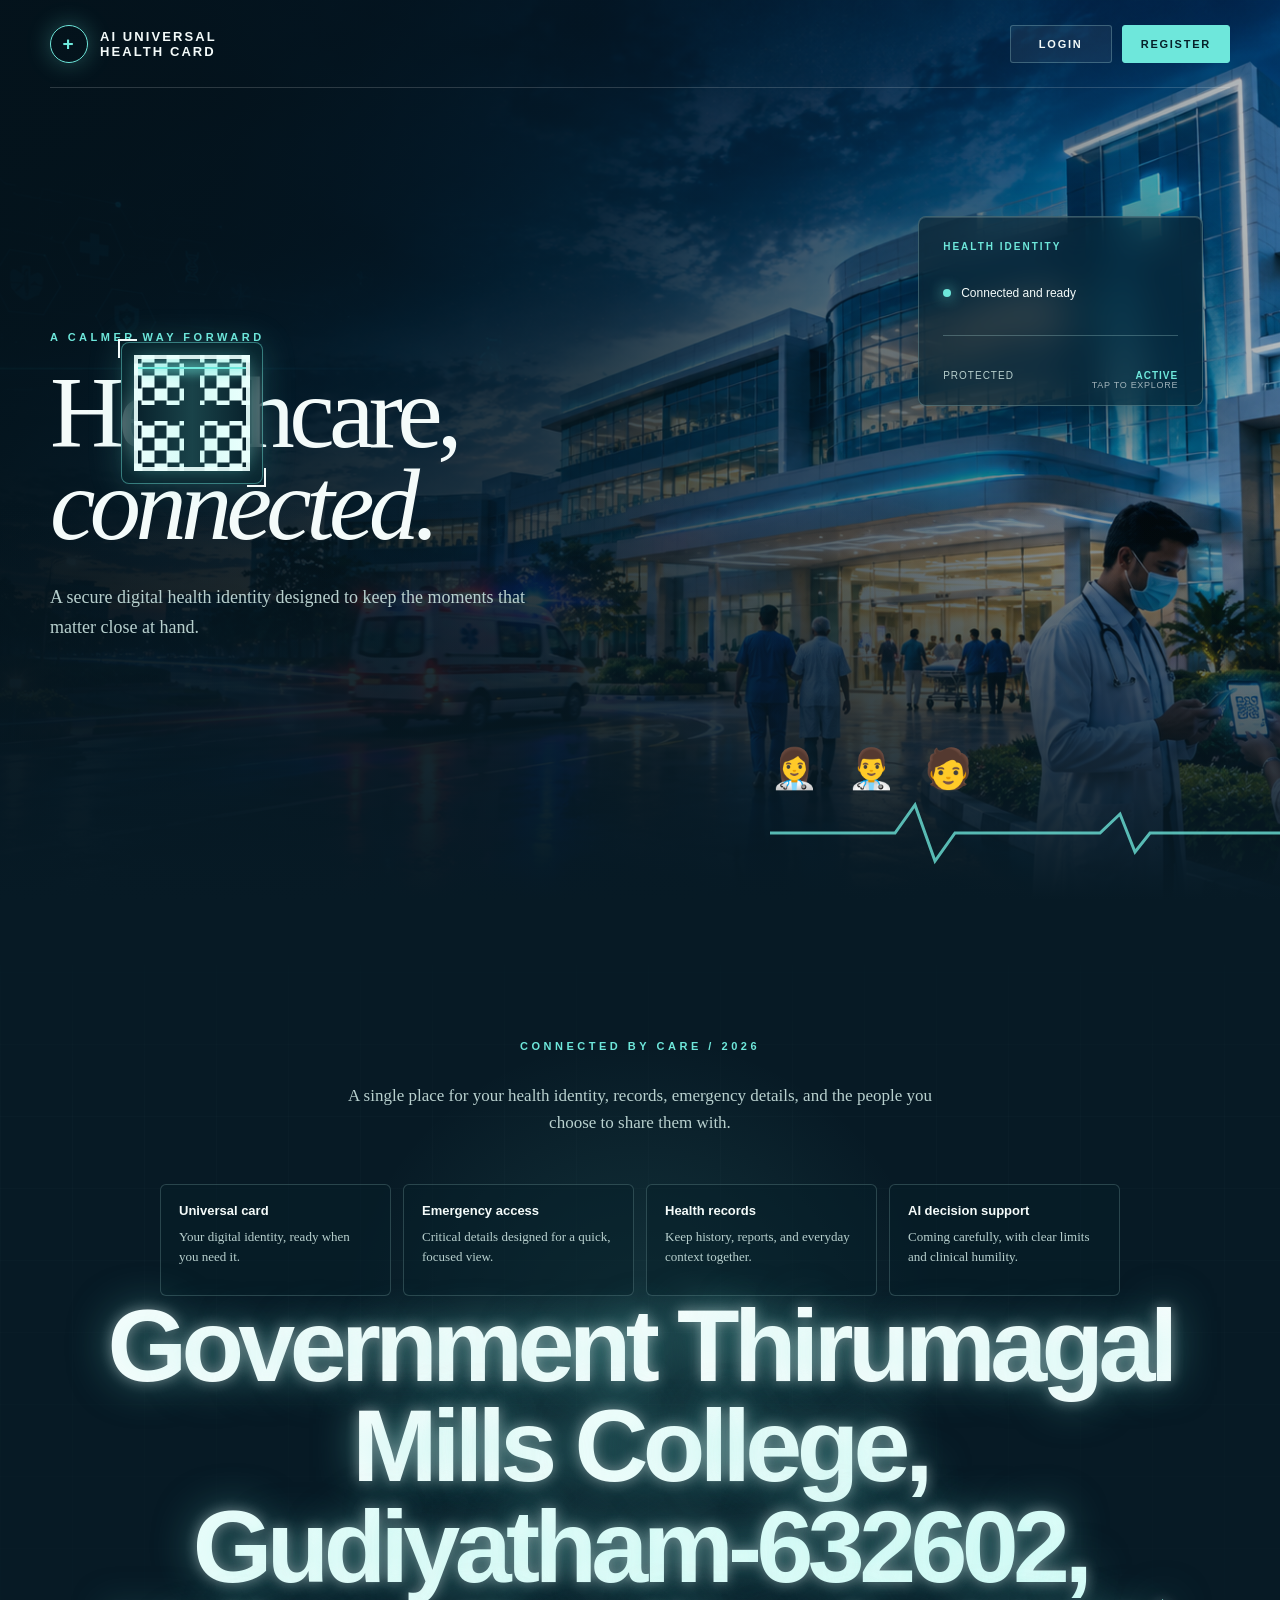
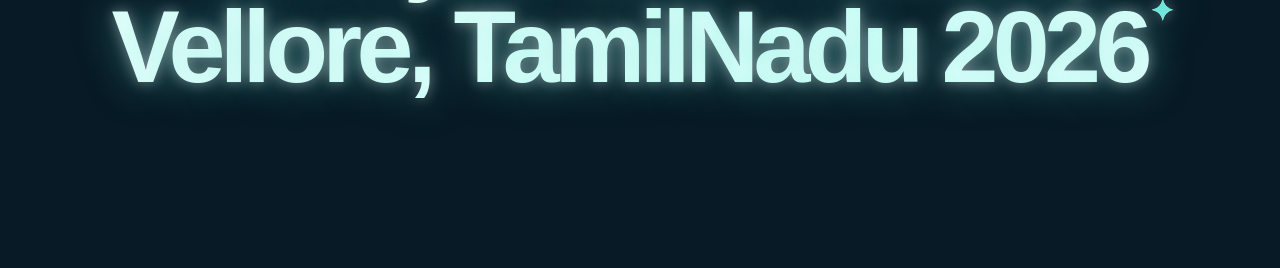
<file: ai_universal_health_card_real/frontend/index.html>
<!doctype html>
<html lang="en">
  <head>
    <meta charset="UTF-8" />
    <meta name="viewport" content="width=device-width, initial-scale=1.0" />
    <meta name="theme-color" content="#071a25" />
    <meta name="description" content="AI Universal Health Card, a secure digital health identity." />
    <meta name="mobile-web-app-capable" content="yes" />
    <meta name="apple-mobile-web-app-capable" content="yes" />
    <meta name="apple-mobile-web-app-status-bar-style" content="black-translucent" />
    <link rel="manifest" href="manifest.webmanifest" />
    <link rel="apple-touch-icon" href="assets/website_logo.jpeg" />
    <title>AI Universal Health Card</title>
    <style>
      :root {
        --ink: #f4fbfa;
        --muted: #b8d0ce;
        --cyan: #6ee7db;
        --navy: #071a25;
        --glass: rgba(7, 31, 42, 0.62);
        --line: rgba(205, 255, 247, 0.24);
      }

      * {
        box-sizing: border-box;
        margin: 0;
      }
      html {
        scroll-behavior: smooth;
      }
      body {
        min-width: 320px;
        overflow-x: hidden;
        background: var(--navy);
        color: var(--ink);
        font-family: Georgia, "Times New Roman", serif;
      }
      a {
        color: inherit;
      }

      .site-header {
        position: absolute;
        inset: 0 0 auto;
        z-index: 10;
        display: flex;
        align-items: center;
        justify-content: space-between;
        width: min(1180px, calc(100% - 48px));
        height: 88px;
        margin: auto;
        border-bottom: 1px solid rgba(255, 255, 255, 0.16);
      }
      .brand {
        display: inline-flex;
        align-items: center;
        gap: 12px;
        color: var(--ink);
        font-family: "Trebuchet MS", sans-serif;
        font-size: 13px;
        font-weight: 700;
        letter-spacing: 0.16em;
        text-decoration: none;
        text-transform: uppercase;
      }
      .brand-mark {
        display: grid;
        width: 38px;
        height: 38px;
        place-items: center;
        border: 1px solid var(--cyan);
        border-radius: 50%;
        color: var(--cyan);
        font-size: 19px;
        box-shadow: 0 0 24px rgba(110, 231, 219, 0.3);
      }
      .actions {
        display: flex;
        gap: 10px;
      }
      .action {
        display: inline-flex;
        align-items: center;
        justify-content: center;
        min-width: 102px;
        padding: 12px 18px;
        border: 1px solid var(--line);
        border-radius: 3px;
        font-family: "Trebuchet MS", sans-serif;
        font-size: 11px;
        font-weight: 700;
        letter-spacing: 0.16em;
        text-decoration: none;
        text-transform: uppercase;
        transition:
          transform 180ms ease,
          background 180ms ease,
          color 180ms ease;
      }
      .action:hover {
        transform: translateY(-2px);
      }
      .action-login {
        background: rgba(255, 255, 255, 0.06);
      }
      .action-register {
        border-color: var(--cyan);
        background: var(--cyan);
        color: #062029;
      }
      .action-register:hover {
        background: #b4fff5;
      }

      .hero {
        position: relative;
        display: grid;
        min-height: 100vh;
        align-items: center;
        isolation: isolate;
        overflow: hidden;
        background:
          linear-gradient(
            90deg,
            rgba(4, 19, 27, 0.95) 0%,
            rgba(4, 20, 28, 0.78) 46%,
            rgba(4, 21, 28, 0.28) 100%
          ),
          url("hospital.jpg") center / cover no-repeat;
      }
      .hero::after {
        position: absolute;
        inset: 0;
        z-index: -1;
        background: linear-gradient(180deg, transparent 55%, var(--navy) 100%);
        content: "";
      }
      .hero-inner {
        position: relative;
        z-index: 2;
        width: min(1180px, calc(100% - 48px));
        margin: 0 auto;
        padding-top: 74px;
      }
      .college-title {
        max-width: 1080px;
        margin: 0 auto;
        color: var(--ink);
        font-family: "Trebuchet MS", sans-serif;
        font-size: clamp(2.1rem, 7vw, 7.6rem);
        font-weight: 700;
        letter-spacing: -0.045em;
        line-height: 0.98;
        overflow-wrap: anywhere;
        text-wrap: balance;
        text-shadow:
          0 0 12px rgba(255, 255, 255, 0.36),
          0 0 34px rgba(110, 231, 219, 0.48);
      }
      .college-title span {
        display: inline;
        background: linear-gradient(
          110deg,
          #fff 15%,
          #c9fff8 43%,
          #fff 55%,
          #6ee7db 74%,
          #fff 90%
        );
        background-size: 230% auto;
        background-clip: text;
        -webkit-background-clip: text;
        -webkit-text-fill-color: transparent;
        animation: collegeShimmer 4s linear 1.2s infinite;
      }
      .college-title span::after {
        display: inline-block;
        margin-left: 0.14em;
        color: var(--cyan);
        content: "✦";
        font-size: 0.3em;
        vertical-align: top;
        -webkit-text-fill-color: var(--cyan);
        animation: collegeSparkle 2.5s ease-in-out infinite;
      }
      .eyebrow {
        margin-bottom: 24px;
        color: var(--cyan);
        font-family: "Trebuchet MS", sans-serif;
        font-size: 11px;
        font-weight: 700;
        letter-spacing: 0.32em;
        text-transform: uppercase;
      }
      h1 {
        max-width: 680px;
        font-size: clamp(3.4rem, 8vw, 7.5rem);
        font-weight: 400;
        letter-spacing: -0.055em;
        line-height: 0.9;
      }
      .hero-copy {
        max-width: 480px;
        margin-top: 30px;
        color: var(--muted);
        font-size: 18px;
        line-height: 1.7;
      }

      .glass-card {
        position: absolute;
        top: 24%;
        right: max(6%, calc((100% - 1180px) / 2));
        width: 285px;
        height: 190px;
        perspective: 1100px;
        animation: drift 6s ease-in-out infinite;
      }
      .card-flipper {
        position: relative;
        width: 100%;
        height: 100%;
        cursor: pointer;
        transform-style: preserve-3d;
        transition: transform 700ms cubic-bezier(0.2, 0.75, 0.25, 1);
      }
      .glass-card.is-flipped .card-flipper {
        transform: rotateY(180deg);
      }
      .card-face {
        position: absolute;
        inset: 0;
        display: flex;
        flex-direction: column;
        justify-content: space-between;
        padding: 24px;
        border: 1px solid var(--line);
        border-radius: 8px;
        background: var(--glass);
        box-shadow:
          0 22px 80px rgba(0, 0, 0, 0.35),
          inset 0 1px rgba(255, 255, 255, 0.14);
        backdrop-filter: blur(18px);
        backface-visibility: hidden;
      }
      .card-face-back {
        transform: rotateY(180deg);
        background: rgba(12, 47, 55, 0.82);
      }
      .card-label {
        color: var(--cyan);
        font-family: "Trebuchet MS", sans-serif;
        font-size: 10px;
        font-weight: 700;
        letter-spacing: 0.2em;
        text-transform: uppercase;
      }
      .card-pulse {
        display: flex;
        align-items: center;
        gap: 10px;
        font-family: "Trebuchet MS", sans-serif;
        font-size: 12px;
      }
      .pulse-dot {
        width: 8px;
        height: 8px;
        border-radius: 50%;
        background: var(--cyan);
        box-shadow: 0 0 14px var(--cyan);
      }
      .card-rule {
        height: 1px;
        background: var(--line);
      }
      .card-foot {
        display: flex;
        justify-content: space-between;
        color: var(--muted);
        font-family: "Trebuchet MS", sans-serif;
        font-size: 10px;
        letter-spacing: 0.1em;
        text-transform: uppercase;
      }
      .card-foot strong {
        color: var(--cyan);
      }
      .card-detail {
        color: var(--muted);
        font-size: 14px;
        line-height: 1.45;
      }
      .flip-hint {
        position: absolute;
        right: 24px;
        bottom: 15px;
        color: rgba(244, 251, 250, 0.64);
        font-family: "Trebuchet MS", sans-serif;
        font-size: 9px;
        letter-spacing: 0.08em;
        text-transform: uppercase;
      }
      .module-grid {
        display: grid;
        grid-template-columns: repeat(4, 1fr);
        gap: 12px;
        max-width: 960px;
        margin: 48px auto 0;
        text-align: left;
      }
      .module-link {
        min-height: 112px;
        padding: 18px;
        border: 1px solid rgba(205, 255, 247, 0.18);
        border-radius: 6px;
        background: rgba(7, 31, 42, 0.52);
        color: var(--ink);
        text-decoration: none;
        transition: transform 180ms ease, border-color 180ms ease, background 180ms ease;
      }
      .module-link:hover,
      .module-link:focus-visible {
        transform: translateY(-5px);
        border-color: var(--cyan);
        background: rgba(16, 58, 65, 0.72);
        outline: none;
      }
      .module-link strong {
        display: block;
        margin-bottom: 9px;
        font-family: "Trebuchet MS", sans-serif;
        font-size: 13px;
      }
      .module-link span {
        color: var(--muted);
        font-size: 13px;
        line-height: 1.4;
      }

      .qr-visual {
        position: absolute;
        top: 22%;
        left: max(6%, calc((100% - 1180px) / 2));
        z-index: 2;
        width: 142px;
        height: 142px;
        padding: 12px;
        border: 1px solid rgba(110, 231, 219, 0.48);
        border-radius: 8px;
        background: rgba(4, 28, 37, 0.58);
        box-shadow:
          0 0 34px rgba(110, 231, 219, 0.18),
          inset 0 0 22px rgba(110, 231, 219, 0.08);
        backdrop-filter: blur(12px);
        animation: qrPulse 3.5s ease-in-out infinite;
      }

      .qr-visual::before,
      .qr-visual::after {
        position: absolute;
        width: 17px;
        height: 17px;
        border-color: var(--cyan);
        content: "";
      }

      .qr-visual::before {
        top: -4px;
        left: -4px;
        border-top: 2px solid;
        border-left: 2px solid;
      }

      .qr-visual::after {
        right: -4px;
        bottom: -4px;
        border-right: 2px solid;
        border-bottom: 2px solid;
      }

      .qr-code {
        position: relative;
        width: 100%;
        height: 100%;
        overflow: hidden;
        border: 4px solid rgba(233, 255, 252, 0.92);
        background:
          linear-gradient(
            90deg,
            transparent 43%,
            #09232d 43% 57%,
            transparent 57%
          ),
          linear-gradient(
            0deg,
            transparent 43%,
            #09232d 43% 57%,
            transparent 57%
          ),
          repeating-conic-gradient(#e9fffc 0 25%, #09232d 0 50%) 50% / 25px 25px;
        box-shadow: 0 0 18px rgba(110, 231, 219, 0.4);
      }

      .qr-code::before {
        position: absolute;
        inset: 8px 0 auto;
        height: 2px;
        background: var(--cyan);
        box-shadow: 0 0 12px 3px rgba(110, 231, 219, 0.8);
        content: "";
        animation: qrScan 2.4s ease-in-out infinite;
      }

      .qr-code::after {
        position: absolute;
        inset: 0;
        background: linear-gradient(
          90deg,
          transparent,
          rgba(110, 231, 219, 0.16),
          transparent
        );
        content: "";
        animation: qrSheen 3.2s linear infinite;
      }

      .particles {
        position: absolute;
        inset: 0;
        z-index: 0;
        overflow: hidden;
        pointer-events: none;
      }

      .particle {
        position: absolute;
        width: 4px;
        height: 4px;
        border-radius: 50%;
        background: var(--cyan);
        box-shadow: 0 0 12px 2px rgba(110, 231, 219, 0.62);
        opacity: 0;
        animation: particleFloat 9s ease-in-out infinite;
      }

      .particle:nth-child(1) {
        top: 16%;
        left: 14%;
        animation-delay: -1s;
      }
      .particle:nth-child(2) {
        top: 31%;
        left: 27%;
        width: 3px;
        height: 3px;
        animation-delay: -5s;
      }
      .particle:nth-child(3) {
        top: 63%;
        left: 8%;
        animation-delay: -7s;
      }
      .particle:nth-child(4) {
        top: 78%;
        left: 19%;
        width: 3px;
        height: 3px;
        animation-delay: -3s;
      }
      .particle:nth-child(5) {
        top: 12%;
        right: 35%;
        width: 3px;
        height: 3px;
        animation-delay: -6s;
      }
      .particle:nth-child(6) {
        top: 42%;
        right: 11%;
        animation-delay: -2s;
      }
      .particle:nth-child(7) {
        top: 70%;
        right: 18%;
        width: 3px;
        height: 3px;
        animation-delay: -8s;
      }
      .particle:nth-child(8) {
        top: 83%;
        right: 42%;
        animation-delay: -4s;
      }

      .ambulance,
      .person {
        position: absolute;
        z-index: 1;
        user-select: none;
      }
      .ambulance {
        bottom: 13%;
        left: -100px;
        font-size: 64px;
        animation: drive 14s linear infinite;
      }
      .person {
        bottom: 12%;
        font-size: 39px;
        animation: bob 4s ease-in-out infinite;
      }
      .person-one {
        right: 36%;
      }
      .person-two {
        right: 30%;
        animation-delay: -1.3s;
      }
      .person-three {
        right: 24%;
        animation-delay: -2.4s;
      }

      .ecg {
        position: absolute;
        right: 0;
        bottom: 32px;
        width: min(510px, 45vw);
        height: 70px;
        overflow: hidden;
        opacity: 0.78;
      }
      .ecg-line {
        width: 1020px;
        height: 70px;
        background: url("data:image/svg+xml,%3Csvg xmlns='http://www.w3.org/2000/svg' width='1020' height='70'%3E%3Cpolyline points='0,35 100,35 125,35 145,7 165,63 185,35 300,35 330,35 350,16 365,54 380,35 500,35 530,35 550,5 570,65 590,35 700,35 730,35 750,12 770,58 790,35 1020,35' fill='none' stroke='%236ee7db' stroke-width='3'/%3E%3C/svg%3E")
          repeat-x;
        animation: ecgMove 3.8s linear infinite;
      }

      .reveal-section {
        position: relative;
        display: grid;
        min-height: 78vh;
        place-items: center;
        overflow: hidden;
        padding: 140px 24px 170px;
        background:
          radial-gradient(
            circle at 50% 45%,
            rgba(110, 231, 219, 0.13),
            transparent 36%
          ),
          var(--navy);
        text-align: center;
      }
      .reveal-section::before {
        position: absolute;
        inset: 0;
        opacity: 0.32;
        background-image:
          linear-gradient(rgba(205, 255, 247, 0.05) 1px, transparent 1px),
          linear-gradient(90deg, rgba(205, 255, 247, 0.05) 1px, transparent 1px);
        background-size: 72px 72px;
        content: "";
        mask-image: linear-gradient(
          to bottom,
          transparent,
          black 25%,
          transparent 90%
        );
      }
      .reveal-section > div {
        position: relative;
        z-index: 1;
        width: min(1180px, 100%);
        margin: auto;
      }
      .reveal-section .eyebrow {
        margin-bottom: 30px;
      }
      .reveal-section h2 {
        max-width: 1120px;
        margin: 0 auto;
        color: var(--ink);
        font-family: "Trebuchet MS", sans-serif;
        font-size: clamp(2.4rem, 8vw, 8.7rem);
        font-weight: 700;
        letter-spacing: -0.055em;
        line-height: 0.98;
        overflow-wrap: anywhere;
        text-shadow:
          0 0 14px rgba(255, 255, 255, 0.4),
          0 0 42px rgba(110, 231, 219, 0.5);
      }
      .reveal-section h2 span {
        display: inline;
        background: linear-gradient(
          110deg,
          #fff 12%,
          #c9fff8 40%,
          #fff 52%,
          #6ee7db 72%,
          #fff 90%
        );
        background-size: 230% auto;
        background-clip: text;
        -webkit-background-clip: text;
        -webkit-text-fill-color: transparent;
        animation: collegeShimmer 4s linear 0.5s infinite;
      }
      .reveal-section h2 span::after {
        display: inline-block;
        margin-left: 0.12em;
        color: var(--cyan);
        content: "✦";
        font-size: 0.28em;
        vertical-align: top;
        -webkit-text-fill-color: var(--cyan);
        animation: collegeSparkle 2.5s ease-in-out infinite;
      }
      .reveal-section .section-note {
        max-width: 620px;
        margin: 20px auto 0;
        color: var(--muted);
        font-size: 17px;
        line-height: 1.6;
      }
      .reveal {
        opacity: 0;
        transform: translateY(38px);
        transition:
          opacity 800ms ease,
          transform 800ms ease;
      }
      .reveal.visible {
        opacity: 1;
        transform: translateY(0);
      }
      .reveal.visible h2 {
        animation: collegeJump 1.2s cubic-bezier(0.2, 1.4, 0.4, 1) both;
      }

      @keyframes drive {
        from {
          transform: translateX(0);
        }
        to {
          transform: translateX(calc(100vw + 180px));
        }
      }
      @keyframes collegeJump {
        0% {
          opacity: 0;
          transform: translateY(48px) scale(0.8) rotate(-2deg);
        }
        55% {
          transform: translateY(-13px) scale(1.04) rotate(1deg);
        }
        75% {
          transform: translateY(5px) scale(0.98);
        }
        100% {
          opacity: 1;
          transform: none;
        }
      }
      @keyframes collegeShimmer {
        to {
          background-position: 230% center;
        }
      }
      @keyframes collegeSparkle {
        0%,
        100% {
          opacity: 0.3;
          transform: scale(0.7) rotate(0);
        }
        50% {
          opacity: 1;
          transform: scale(1.4) rotate(25deg);
        }
      }
      @keyframes bob {
        0%,
        100% {
          transform: translateY(0);
        }
        50% {
          transform: translateY(-17px);
        }
      }
      @keyframes drift {
        0%,
        100% {
          transform: translateY(0) rotate(1deg);
        }
        50% {
          transform: translateY(-14px) rotate(-1deg);
        }
      }
      @keyframes ecgMove {
        from {
          transform: translateX(0);
        }
        to {
          transform: translateX(-300px);
        }
      }
      @keyframes qrScan {
        0%,
        100% {
          transform: translateY(0);
          opacity: 0.55;
        }
        50% {
          transform: translateY(104px);
          opacity: 1;
        }
      }
      @keyframes qrSheen {
        from {
          transform: translateX(-130%);
        }
        to {
          transform: translateX(130%);
        }
      }
      @keyframes qrPulse {
        0%,
        100% {
          box-shadow:
            0 0 34px rgba(110, 231, 219, 0.18),
            inset 0 0 22px rgba(110, 231, 219, 0.08);
        }
        50% {
          box-shadow:
            0 0 48px rgba(110, 231, 219, 0.34),
            inset 0 0 28px rgba(110, 231, 219, 0.13);
        }
      }
      @keyframes particleFloat {
        0%,
        100% {
          opacity: 0;
          transform: translate3d(0, 20px, 0) scale(0.7);
        }
        25%,
        75% {
          opacity: 0.65;
        }
        50% {
          opacity: 0.95;
          transform: translate3d(18px, -34px, 0) scale(1);
        }
      }

      @media (max-width: 760px) {
        .site-header {
          width: calc(100% - 32px);
          height: 72px;
        }
        .brand {
          font-size: 10px;
          letter-spacing: 0.1em;
        }
        .brand-mark {
          width: 32px;
          height: 32px;
          font-size: 15px;
        }
        .action {
          min-width: 78px;
          padding: 10px 11px;
          font-size: 9px;
        }
        .hero-inner {
          width: calc(100% - 32px);
          padding-top: 100px;
        }
        .hero-copy {
          max-width: 350px;
          font-size: 16px;
        }
        .qr-visual {
          top: auto;
          right: 16px;
          bottom: 290px;
          left: auto;
          width: 104px;
          height: 104px;
          padding: 9px;
        }
        .qr-code::before {
          inset: 6px 0 auto;
        }
        .glass-card {
          top: auto;
          right: 16px;
          bottom: 112px;
          width: 220px;
          height: 168px;
        }
        .card-face {
          padding: 17px;
        }
        .module-grid {
          grid-template-columns: repeat(2, 1fr);
          margin-top: 34px;
        }
        .person {
          bottom: 20%;
          font-size: 28px;
        }
        .person-one {
          right: 34%;
        }
        .person-two {
          right: 22%;
        }
        .person-three {
          right: 10%;
        }
        .ambulance {
          bottom: 8%;
          font-size: 46px;
        }
        .ecg {
          bottom: 20px;
          width: 250px;
        }
      }

      @media (max-width: 430px) {
        .site-header {
          width: calc(100% - 24px);
        }
        .brand {
          gap: 7px;
          font-size: 8px;
        }
        .brand-mark {
          width: 28px;
          height: 28px;
          font-size: 13px;
        }
        .actions {
          gap: 5px;
        }
        .action {
          min-width: 68px;
          padding: 9px 8px;
          font-size: 8px;
          letter-spacing: 0.1em;
        }
        .hero-inner {
          width: calc(100% - 24px);
        }
        .qr-visual {
          right: 12px;
          bottom: 284px;
          width: 88px;
          height: 88px;
          padding: 7px;
        }
        .glass-card {
          right: 12px;
          bottom: 104px;
          width: 202px;
        }
        .module-grid {
          grid-template-columns: 1fr;
        }
      }
      @media (prefers-reduced-motion: reduce) {
        *,
        *::before,
        *::after {
          animation-duration: 0.01ms !important;
          scroll-behavior: auto !important;
          transition-duration: 0.01ms !important;
        }
      }
    </style>
  </head>
  <body>
    <header class="site-header">
      <a
        class="brand"
        href="index.html"
        aria-label="AI Universal Health Card home"
      >
        <span class="brand-mark">+</span>
        <span>AI Universal<br />Health Card</span>
      </a>
      <nav class="actions" aria-label="Account access">
        <a class="action action-login" href="login.html">Login</a>
        <a class="action action-register" href="register.html">Register</a>
      </nav>

    </header>

    <main>

      <section class="hero" aria-labelledby="hero-title">
        <div class="hero-inner">
          <p class="eyebrow">A calmer way forward</p>
          <h1 id="hero-title">Healthcare,<br /><em>connected.</em></h1>
          <div class="qr-visual" aria-label="Decorative QR visual">
          <div class="qr-code"></div>
        </div>
          <p class="hero-copy">
            A secure digital health identity designed to keep the moments that
            matter close at hand.
          </p>
        </div>
        <div class="particles" aria-hidden="true">
          <span class="particle"></span>
          <span class="particle"></span>
          <span class="particle"></span>
          <span class="particle"></span>
          <span class="particle"></span>
          <span class="particle"></span>
          <span class="particle"></span>
          <span class="particle"></span>
        </div>

        <aside class="glass-card" aria-label="Interactive health identity preview">
          <div class="card-flipper" tabindex="0" role="button" aria-label="Flip health identity card" aria-pressed="false">
            <div class="card-face card-face-front">
              <p class="card-label">Health identity</p>
              <p class="card-pulse">
                <span class="pulse-dot"></span> Connected and ready
              </p>
              <div class="card-rule"></div>
              <div class="card-foot">
                <span>Protected</span><strong>Active</strong>
              </div>
              <span class="flip-hint">Tap to explore</span>
            </div>
            <div class="card-face card-face-back">
              <p class="card-label">Emergency view</p>
              <p class="card-detail">A focused profile for the moments when essential information needs to be found quickly.</p>
              <div class="card-rule"></div>
              <div class="card-foot">
                <span>QR ready</span><strong>Private</strong>
              </div>
              <span class="flip-hint">Tap to return</span>
            </div>
          </div>
        </aside>
        <div class="ambulance" aria-hidden="true">🚑</div>
        <div class="person person-one" aria-hidden="true">👩‍⚕️</div>
        <div class="person person-two" aria-hidden="true">👨‍⚕️</div>
        <div class="person person-three" aria-hidden="true">🧑</div>
        <div class="ecg" aria-hidden="true"><div class="ecg-line"></div></div>
      </section>
      <section class="reveal-section">
        <div class="reveal">
          <p class="eyebrow">Connected by care / 2026</p>
          
          <p class="section-note">
            A single place for your health identity, records, emergency details,
            and the people you choose to share them with.
          </p>
          <div class="module-grid" aria-label="Platform modules">
            <a class="module-link" >
              <strong>Universal card</strong>
              <span>Your digital identity, ready when you need it.</span>
            </a>
            <a class="module-link">
              <strong>Emergency access</strong>
              <span>Critical details designed for a quick, focused view.</span>
            </a>
            <a class="module-link">
              <strong>Health records</strong>
              <span>Keep history, reports, and everyday context together.</span>
            </a>
            <a class="module-link">
              <strong>AI decision support</strong>
              <span>Coming carefully, with clear limits and clinical humility.</span>
            </a>
          </div>
          <div>
            <h2>
            <span>Government Thirumagal Mills College, Gudiyatham-632602, Vellore, TamilNadu 2026</span>
          </h2>
          </div>
        </div>
      </section>
    </main>

    <script>
      const reveal = document.querySelector(".reveal");
      const card = document.querySelector(".glass-card");
      const flipper = document.querySelector(".card-flipper");

      function flipCard() {
        const flipped = card.classList.toggle("is-flipped");
        flipper.setAttribute("aria-pressed", String(flipped));
      }

      flipper.addEventListener("click", flipCard);
      flipper.addEventListener("keydown", (event) => {
        if (event.key === "Enter" || event.key === " ") {
          event.preventDefault();
          flipCard();
        }
      });

      const observer = new IntersectionObserver(
        ([entry]) => {
          if (entry.isIntersecting) {
            entry.target.classList.add("visible");
            observer.disconnect();
          }
        },
        { threshold: 0.2 },
      );
      observer.observe(reveal);

      if ("serviceWorker" in navigator) {
        window.addEventListener("load", () => {
          navigator.serviceWorker.register("service-worker.js");
        });
      }
    </script>
  </body>
</html>
</file>
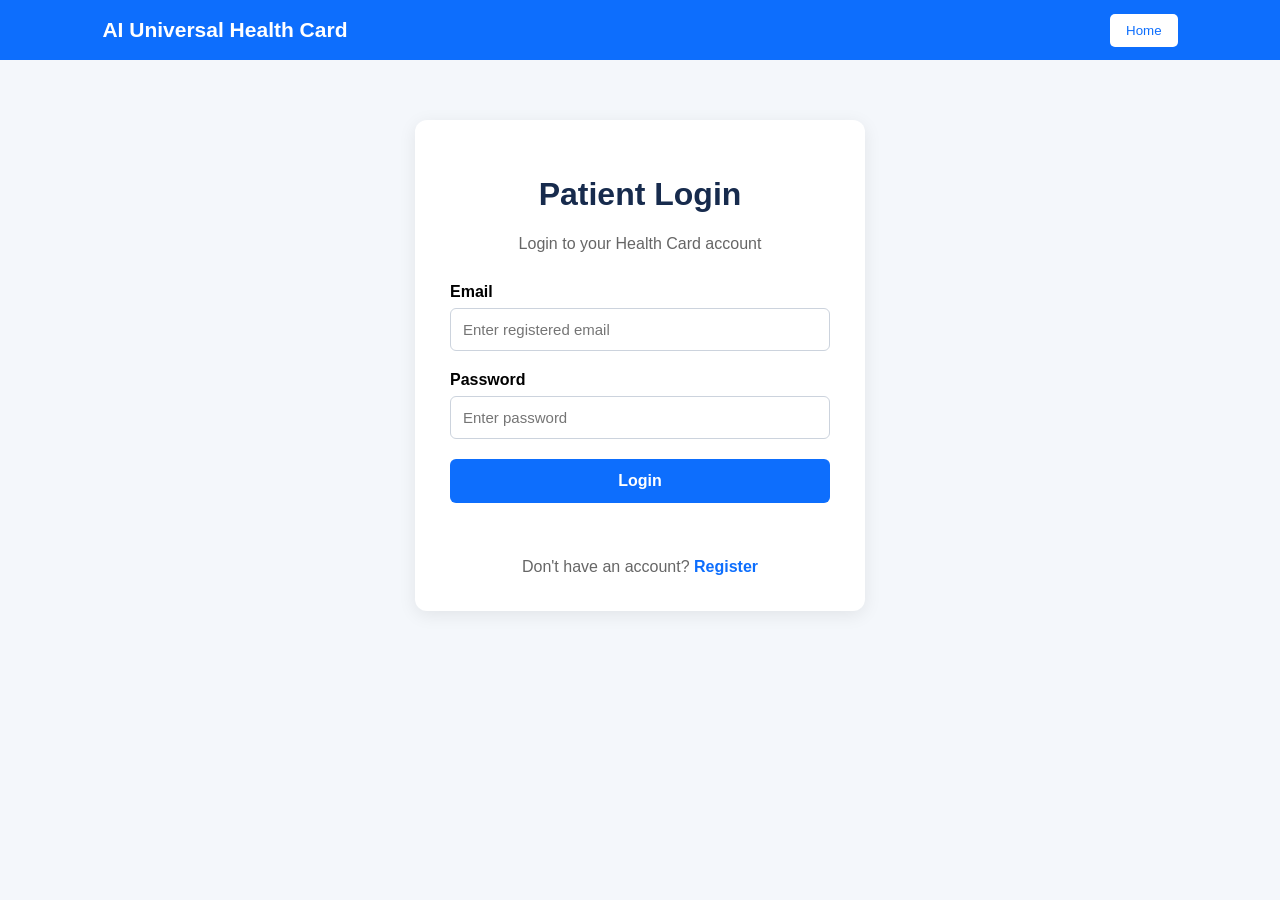
<file: ai_universal_health_card_real/frontend/ai-analysis.html>
<!doctype html>
<html lang="en">
  <head>
    <meta charset="UTF-8" />
    <meta name="viewport" content="width=device-width, initial-scale=1.0" />

    <title>AI Medical Analysis - AI Universal Health Card</title>

    <style>
      * {
        box-sizing: border-box;
      }

      body {
        margin: 0;
        font-family: Arial, sans-serif;
        background: #f4f7fb;
        color: #172b4d;
      }

      .header {
        background: #0d6efd;
        color: white;
        padding: 15px 8%;
        display: flex;
        justify-content: space-between;
        align-items: center;
      }

      .logo {
        font-size: 21px;
        font-weight: bold;
      }

      .header button {
        background: white;
        color: #0d6efd;
        border: none;
        padding: 9px 15px;
        border-radius: 5px;
        margin-left: 8px;
        cursor: pointer;
        font-weight: bold;
      }

      .container {
        width: 90%;
        max-width: 1100px;
        margin: 35px auto;
      }

      h1 {
        margin-bottom: 5px;
      }

      .subtitle {
        color: #666;
        margin-bottom: 25px;
      }

      .card {
        background: white;
        padding: 25px;
        border-radius: 10px;
        margin-bottom: 25px;
        box-shadow: 0 3px 12px rgba(0, 0, 0, 0.08);
      }

      .patient-box {
        background: #eef5ff;
        border: 1px solid #cfe2ff;
        padding: 12px;
        border-radius: 6px;
        margin-bottom: 20px;
      }

      .report-select {
        width: 100%;
        padding: 12px;
        border: 1px solid #ccd3dd;
        border-radius: 6px;
        font-size: 15px;
        margin-bottom: 15px;
      }

      .analyze-btn {
        width: 100%;
        padding: 13px;
        background: #0d6efd;
        color: white;
        border: none;
        border-radius: 6px;
        font-size: 16px;
        font-weight: bold;
        cursor: pointer;
      }

      .analyze-btn:hover {
        background: #0b5ed7;
      }

      .result {
        display: none;
      }

      .summary {
        background: #eef5ff;
        padding: 18px;
        border-radius: 8px;
        margin-bottom: 20px;
        line-height: 1.6;
      }

      .risk {
        padding: 18px;
        border-radius: 8px;
        margin-bottom: 20px;
        font-weight: bold;
      }

      .low {
        background: #d1e7dd;
        color: #0f5132;
      }

      .moderate {
        background: #fff3cd;
        color: #664d03;
      }

      .high {
        background: #f8d7da;
        color: #842029;
      }

      .section-title {
        margin-top: 25px;
        color: #0d6efd;
      }

      .analysis-item {
        padding: 12px;
        border-left: 4px solid #0d6efd;
        background: #f8f9fa;
        margin-bottom: 10px;
        border-radius: 4px;
      }

      .recommendation {
        background: #f8f9fa;
        padding: 15px;
        border-radius: 8px;
        margin-bottom: 10px;
      }

      .disclaimer {
        background: #fff3cd;
        color: #664d03;
        padding: 15px;
        border-radius: 8px;
        margin-top: 20px;
        line-height: 1.5;
      }

      .empty {
        text-align: center;
        color: #777;
        padding: 20px;
      }

      @media (max-width: 700px) {
        .header {
          padding: 15px 4%;
        }

        .logo {
          font-size: 16px;
        }

        .container {
          width: 94%;
        }
      }
    </style>
  </head>

  <body>
    <header class="header">
      <div class="logo">AI Universal Health Card</div>

      <div>
        <button onclick="goDashboard()">Dashboard</button>

        <button onclick="logout()">Logout</button>
      </div>
    </header>

    <div class="container">
      <h1>🤖 AI Medical Report Analysis</h1>

      <p class="subtitle">
        Analyze your uploaded medical reports using AI-based health assessment.
      </p>

      <!-- PATIENT -->

      <div class="card">
        <div class="patient-box">
          <strong> Patient ID: </strong>

          <span id="patientId"> Loading... </span>
        </div>

        <h3>Select Medical Report</h3>

        <select id="reportSelect" class="report-select">
          <option value="">Select an uploaded report</option>
        </select>

        <button class="analyze-btn" onclick="analyzeReport()">
          🤖 Analyze Medical Report
        </button>
      </div>

      <!-- AI RESULT -->

      <div id="result" class="card result">
        <h2>🧠 AI Health Analysis Result</h2>

        <div class="summary">
          <strong> Report: </strong>

          <span id="resultReport"> -- </span>

          <br />

          <strong> Analysis Date: </strong>

          <span id="analysisDate"> -- </span>
        </div>

        <!-- RISK -->

        <h3 class="section-title">⚠️ Health Risk Assessment</h3>

        <div id="riskBox" class="risk">--</div>

        <!-- FINDINGS -->

        <h3 class="section-title">🔍 Key Findings</h3>

        <div id="findings"></div>

        <!-- SUMMARY -->

        <h3 class="section-title">📊 Health Summary</h3>

        <div id="healthSummary"></div>

        <!-- RECOMMENDATIONS -->

        <h3 class="section-title">💡 Recommendations</h3>

        <div id="recommendations"></div>

        <!-- DISCLAIMER -->

        <div class="disclaimer">
          <strong> ⚠️ Important: </strong>

          This AI analysis is a demonstration/ decision-support feature and is
          not a medical diagnosis. Always consult a qualified healthcare
          professional for diagnosis and treatment decisions.
        </div>
      </div>

      <!-- NO REPORT -->

      <div id="noReport" class="card empty">
        No medical reports available. Please upload a report first.
      </div>
    </div>

    <script>
      /* =========================================================
   AI MEDICAL ANALYSIS
   Backend API Version
   ========================================================= */

      const API_BASE = window.location.origin;

      /* =========================================================
   GET LOGIN TOKEN
   ========================================================= */

      function getAccessToken() {
        return (
          localStorage.getItem("access_token") ||
          localStorage.getItem("accessToken") ||
          localStorage.getItem("token") ||
          ""
        );
      }

      const accessToken = getAccessToken();

      /* =========================================================
   LOGIN CHECK
   ========================================================= */

      if (!accessToken) {
        alert("Login session expired. Please login again.");
        window.location.href = "login.html";
      }

      /* =========================================================
   ELEMENTS
   ========================================================= */

      const patientIdElement = document.getElementById("patientId");
      const reportSelect = document.getElementById("reportSelect");
      const noReport = document.getElementById("noReport");
      const result = document.getElementById("result");

      /* =========================================================
   API HELPER
   ========================================================= */

      async function apiRequest(url, options = {}) {
        const token = getAccessToken();

        if (!token) {
          throw new Error("Login token not found");
        }

        const headers = {
          Accept: "application/json",
          Authorization: "Bearer " + token,
          ...(options.headers || {}),
        };

        const response = await fetch(url, {
          ...options,
          headers,
        });

        if (response.status === 401) {
          localStorage.removeItem("access_token");
          localStorage.removeItem("accessToken");
          localStorage.removeItem("token");
          localStorage.removeItem("isLoggedIn");

          throw new Error("Invalid or expired access token");
        }

        if (response.status === 403) {
          throw new Error("Not authenticated");
        }

        if (!response.ok) {
          let errorText = "API request failed";

          try {
            const errorData = await response.json();

            if (errorData.detail) {
              errorText = errorData.detail;
            }
          } catch (e) {
            // Ignore JSON parsing error
          }

          throw new Error(errorText);
        }

        return await response.json();
      }

      /* =========================================================
   LOAD PATIENT PROFILE
   ========================================================= */

      async function loadPatientProfile() {
        try {
          const data = await apiRequest(API_BASE + "/api/patient/profile");

          console.log("Patient Profile:", data);

          patientIdElement.innerText =
            data.patient_id || data.patientId || data.id || "--";
        } catch (error) {
          console.error("Patient profile error:", error);

          /*
      Profile API may not be available in some versions.
      We don't stop the reports page because reports
      themselves are more important.
    */

          patientIdElement.innerText = "--";
        }
      }

      /* =========================================================
   LOAD ALL MEDICAL REPORTS FROM BACKEND
   ========================================================= */

      async function loadReports() {
        try {
          reportSelect.innerHTML =
            '<option value="">Loading medical reports...</option>';

          noReport.style.display = "none";

          const reports = await apiRequest(API_BASE + "/api/reports");

          console.log("Backend Reports:", reports);

          reportSelect.innerHTML =
            '<option value="">Select an uploaded report</option>';

          if (!Array.isArray(reports) || reports.length === 0) {
            noReport.style.display = "block";

            noReport.innerText =
              "No medical reports available. Please upload a report first.";

            return;
          }

          noReport.style.display = "none";

          /*
      IMPORTANT:
      Backend gives report objects like:

      {
        id: 1,
        report_type: "Blood Test",
        filename: "medical.pdf",
        mime_type: "application/pdf",
        size_bytes: 3500,
        uploaded_at: "2026-08-16T..."
      }
    */

          reports.forEach(function (report) {
            const option = document.createElement("option");

            option.value = report.id;

            const reportType =
              report.report_type || report.type || "Medical Report";

            const fileName =
              report.filename || report.fileName || "Unknown File";

            let uploadDate = "";

            if (report.uploaded_at) {
              uploadDate = new Date(report.uploaded_at).toLocaleString();
            }

            option.textContent =
              reportType +
              " - " +
              fileName +
              (uploadDate ? " - " + uploadDate : "");

            /*
        Save complete backend report
        inside option for later use.
      */

            option.dataset.report = JSON.stringify(report);

            reportSelect.appendChild(option);
          });

          console.log("Total reports loaded:", reports.length);
        } catch (error) {
          console.error("Load reports error:", error);

          reportSelect.innerHTML =
            '<option value="">Unable to load reports</option>';

          noReport.style.display = "block";

          noReport.innerHTML =
            "<strong>Unable to load medical reports.</strong><br><br>" +
            error.message +
            "<br><br>" +
            "Please login again if your session has expired.";
        }
      }

      /* =========================================================
   ANALYZE SELECTED REPORT
   ========================================================= */

      async function analyzeReport() {
        const selectedOption = reportSelect.options[reportSelect.selectedIndex];

        if (!selectedOption || !selectedOption.value) {
          alert("Please select a medical report.");

          return;
        }

        const reportId = selectedOption.value;

        const report = JSON.parse(selectedOption.dataset.report);

        console.log("Selected Report:", report);

        /* -------------------------------------------------------
     SHOW LOADING
     ------------------------------------------------------- */

        const button = document.querySelector(".analyze-btn");

        const oldButtonText = button.innerText;

        button.disabled = true;

        button.innerText = "🤖 AI Analysis in progress...";

        try {
          /* -----------------------------------------------------
       CALL BACKEND AI ANALYSIS API
       POST /api/reports/{report_id}/analyze
       ----------------------------------------------------- */

          const analysis = await apiRequest(
            API_BASE + "/api/reports/" + reportId + "/analyze",
            {
              method: "POST",
            },
          );

          console.log("AI Analysis Response:", analysis);

          /* -----------------------------------------------------
       REPORT INFORMATION
       ----------------------------------------------------- */

          document.getElementById("resultReport").innerText =
            (report.report_type || report.type || "Medical Report") +
            " - " +
            (report.filename || report.fileName || "");

          document.getElementById("analysisDate").innerText =
            new Date().toLocaleString();

          /* -----------------------------------------------------
       DISPLAY BACKEND AI RESULT
       ----------------------------------------------------- */

          displayAnalysisResult(analysis, report);

          result.style.display = "block";

          result.scrollIntoView({
            behavior: "smooth",
          });
        } catch (error) {
          console.error("AI analysis error:", error);

          alert("AI Analysis failed:\n\n" + error.message);
        } finally {
          button.disabled = false;

          button.innerText = oldButtonText;
        }
      }

      /* =========================================================
   DISPLAY AI RESULT
   ========================================================= */

      function displayAnalysisResult(analysis, report) {
        /* -------------------------------------------------------
     RISK
     ------------------------------------------------------- */

        const riskBox = document.getElementById("riskBox");

        let risk =
          analysis.risk || analysis.risk_level || analysis.health_risk || "Low";

        risk = String(risk);

        riskBox.className = "risk";

        const lowerRisk = risk.toLowerCase();

        if (lowerRisk.includes("high")) {
          riskBox.classList.add("high");

          riskBox.innerText =
            "🔴 High Risk – Prompt medical evaluation is recommended.";
        } else if (
          lowerRisk.includes("moderate") ||
          lowerRisk.includes("medium")
        ) {
          riskBox.classList.add("moderate");

          riskBox.innerText =
            "🟡 Moderate Risk – Further professional medical review is recommended.";
        } else {
          riskBox.classList.add("low");

          riskBox.innerText =
            "🟢 Low Risk – No immediate concern identified from the available report information.";
        }

        /* -------------------------------------------------------
     FINDINGS
     ------------------------------------------------------- */

        const findings = document.getElementById("findings");

        findings.innerHTML = "";

        let findingData =
          analysis.findings || analysis.key_findings || analysis.finding || [];

        if (!Array.isArray(findingData)) {
          findingData = [String(findingData)];
        }

        if (findingData.length === 0) {
          findingData = [
            "Medical report uploaded successfully.",
            "AI analysis completed successfully.",
          ];
        }

        findingData.forEach(function (item) {
          const div = document.createElement("div");

          div.className = "analysis-item";

          div.innerText =
            "✓ " + (typeof item === "string" ? item : JSON.stringify(item));

          findings.appendChild(div);
        });

        /* -------------------------------------------------------
     HEALTH SUMMARY
     ------------------------------------------------------- */

        const healthSummary = document.getElementById("healthSummary");

        healthSummary.innerHTML = "";

        let summary =
          analysis.summary ||
          analysis.health_summary ||
          analysis.overall_summary ||
          "AI analysis completed successfully.";

        const summaryDiv = document.createElement("div");

        summaryDiv.className = "analysis-item";

        summaryDiv.innerText = summary;

        healthSummary.appendChild(summaryDiv);

        /* -------------------------------------------------------
     RECOMMENDATIONS
     ------------------------------------------------------- */

        const recommendations = document.getElementById("recommendations");

        recommendations.innerHTML = "";

        let recommendationData =
          analysis.recommendations || analysis.recommendation || [];

        if (!Array.isArray(recommendationData)) {
          recommendationData = [String(recommendationData)];
        }

        if (recommendationData.length === 0) {
          recommendationData = [
            "Review the report with a qualified healthcare professional.",
            "Keep your medical reports updated in the digital health card.",
            "Do not change medicines based only on AI analysis.",
          ];
        }

        recommendationData.forEach(function (item) {
          const div = document.createElement("div");

          div.className = "recommendation";

          div.innerText =
            "💡 " + (typeof item === "string" ? item : JSON.stringify(item));

          recommendations.appendChild(div);
        });
      }

      /* =========================================================
   DASHBOARD
   ========================================================= */

      function goDashboard() {
        window.location.href = "dashboard.html";
      }

      /* =========================================================
   LOGOUT
   ========================================================= */

      function logout() {
        localStorage.removeItem("access_token");

        localStorage.removeItem("accessToken");

        localStorage.removeItem("token");

        localStorage.removeItem("isLoggedIn");

        window.location.href = "login.html";
      }

      /* =========================================================
   START PAGE
   ========================================================= */

      document.addEventListener("DOMContentLoaded", async function () {
        console.log("AI Medical Analysis page started");

        console.log("Token available:", !!getAccessToken());

        await loadPatientProfile();

        await loadReports();
      });
    </script>
  </body>
</html>
</file>
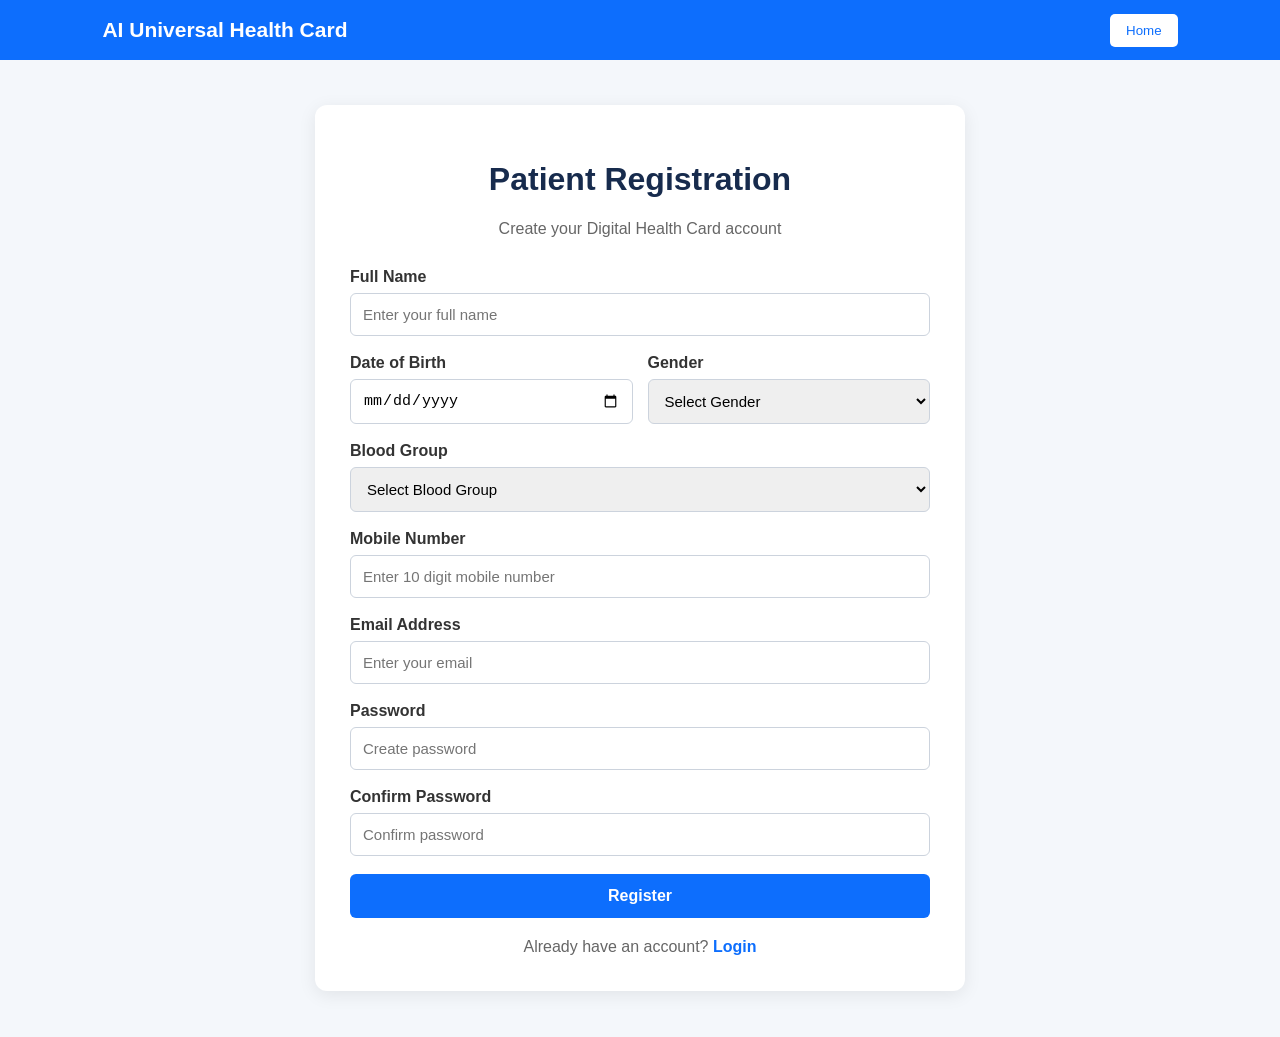
<file: ai_universal_health_card_real/frontend/dashboard.html>
<!doctype html>
<html lang="en">
  <head>
    <meta charset="UTF-8" />

    <meta name="viewport" content="width=device-width, initial-scale=1.0" />

    <title>Patient Dashboard - AI Universal Health Card</title>

    <style>
      * {
        box-sizing: border-box;
      }

      body {
        margin: 0;
        font-family: Arial, sans-serif;
        background: #f4f7fb;
        color: #172b4d;
      }

      /* HEADER */

      .header {
        height: 60px;
        background: #0d6efd;
        color: white;

        display: flex;
        align-items: center;
        justify-content: space-between;

        padding: 0 8%;
      }

      .logo {
        font-size: 21px;
        font-weight: bold;
      }

      .header-buttons {
        display: flex;
        gap: 8px;
      }

      .header-btn {
        background: white;
        color: #0d6efd;

        border: none;
        padding: 9px 16px;

        border-radius: 5px;
        cursor: pointer;

        font-weight: bold;
      }

      .header-btn:hover {
        background: #e9ecef;
      }

      /* MAIN */

      .container {
        width: 90%;
        max-width: 1100px;
        margin: 40px auto;
      }

      h1 {
        margin-bottom: 5px;
        color: #172b4d;
      }

      .welcome {
        color: #666;
        margin-bottom: 30px;
        font-size: 16px;
      }

      /* MODULE CARDS */

      .cards {
        display: grid;

        grid-template-columns: repeat(3, 1fr);

        gap: 20px;
      }

      .card {
        background: white;
        padding: 25px;

        border-radius: 10px;

        box-shadow: 0 3px 12px rgba(0, 0, 0, 0.07);
      }

      .module-card {
        cursor: pointer;
        transition: 0.2s;
      }

      .module-card:hover {
        transform: translateY(-4px);

        box-shadow: 0 7px 20px rgba(0, 0, 0, 0.12);
      }

      .module-card h3 {
        color: #0d6efd;

        margin-top: 0;

        font-size: 19px;
      }

      .module-card p {
        color: #555;

        line-height: 1.5;

        margin-bottom: 0;
      }

      /* PATIENT INFORMATION */

      .patient-info {
        margin-top: 30px;
      }

      .patient-info h2 {
        margin-top: 0;
        color: #172b4d;
      }

      .info {
        margin: 13px 0;
        color: #444;
        font-size: 15px;
      }

      .info strong {
        color: #222;
      }

      .edit-btn {
        margin-top: 15px;

        padding: 11px 20px;

        background: #0d6efd;
        color: white;

        border: none;

        border-radius: 6px;

        cursor: pointer;

        font-weight: bold;

        font-size: 15px;
      }

      .edit-btn:hover {
        background: #0b5ed7;
      }

      /* STATUS */

      .status-box {
        margin-top: 25px;

        background: #e8f5e9;

        border: 1px solid #c8e6c9;

        padding: 15px;

        border-radius: 8px;

        color: #256029;
      }

      .status-dot {
        display: inline-block;

        width: 10px;
        height: 10px;

        background: green;

        border-radius: 50%;

        margin-right: 7px;
      }

      /* MOBILE */

      @media (max-width: 800px) {
        .cards {
          grid-template-columns: 1fr 1fr;
        }
      }

      @media (max-width: 600px) {
        .cards {
          grid-template-columns: 1fr;
        }

        .header {
          padding: 0 5%;
        }

        .logo {
          font-size: 17px;
        }

        .container {
          width: 94%;
        }
      }
    </style>
  </head>

  <body>
    <!-- HEADER -->

    <header class="header">
      <div class="logo">AI Universal Health Card</div>

      <div class="header-buttons">
        <button class="header-btn" onclick="logout()">Logout</button>
      </div>
    </header>

    <!-- MAIN -->

    <main class="container">
      <h1>Patient Dashboard</h1>

      <p class="welcome" id="welcome">Welcome</p>

      <!-- MODULE CARDS -->

      <div class="cards">
        <!-- MODULE 5 -->

        <div class="card module-card" onclick="openProfile()">
          <h3>👤 Patient Profile</h3>

          <p>
            Manage personal information, blood group, BMI, address and emergency
            contact.
          </p>
        </div>

        <!-- MODULE 6 -->

        <div class="card module-card" onclick="openMedicalHistory()">
          <h3>🏥 Medical History</h3>

          <p>
            Add and manage diseases, allergies, medicines, surgeries and
            vaccinations.
          </p>
        </div>

        <!-- MODULE 7 -->

        <div class="card module-card" onclick="openMedicalReports()">
          <h3>📄 Medical Reports</h3>

          <p>Upload blood tests, ECG, X-Ray, CT, MRI and prescriptions.</p>
        </div>

        <!-- MODULE 8 -->

        <div class="card module-card" onclick="openAIAnalysis()">
          <h3>🤖 AI Medical Analysis</h3>

          <p>Analyze medical reports and predict disease risk.</p>
        </div>

        <!-- MODULE 9 -->

        <div class="card module-card" onclick="openQR()">
          <h3>📱 Emergency QR</h3>

          <p>Generate a unique QR code for emergency health access.</p>
        </div>

        <!-- DIGITAL HEALTH CARD -->

        <div class="card module-card" onclick="openHealthCard()">
          <h3>🪪 Digital Health Card</h3>

          <p>View your complete digital health card.</p>
        </div>
      </div>

      <!-- PATIENT INFORMATION -->

      <div class="card patient-info">
        <h2>Patient Information</h2>

        <div class="info">
          <strong> Patient ID: </strong>

          <span id="patientId"> -- </span>
        </div>

        <div class="info">
          <strong> Name: </strong>

          <span id="patientName"> -- </span>
        </div>

        <div class="info">
          <strong> Date of Birth: </strong>

          <span id="patientDob"> -- </span>
        </div>

        <div class="info">
          <strong> Gender: </strong>

          <span id="patientGender"> -- </span>
        </div>

        <div class="info">
          <strong> Blood Group: </strong>

          <span id="patientBlood"> -- </span>
        </div>

        <div class="info">
          <strong> Mobile: </strong>

          <span id="patientMobile"> -- </span>
        </div>

        <div class="info">
          <strong> Email: </strong>

          <span id="patientEmail"> -- </span>
        </div>

        <div class="info">
          <strong> Height: </strong>

          <span id="patientHeight"> -- </span>

          cm
        </div>

        <div class="info">
          <strong> Weight: </strong>

          <span id="patientWeight"> -- </span>

          kg
        </div>

        <div class="info">
          <strong> BMI: </strong>

          <span id="patientBMI"> -- </span>
        </div>

        <div class="info">
          <strong> Address: </strong>

          <span id="patientAddress"> -- </span>
        </div>

        <!-- EDIT PROFILE -->

        <button class="edit-btn" onclick="openProfile()">
          ✏️ Edit Profile
        </button>
      </div>

      <!-- STATUS -->

      <div class="status-box">
        <span class="status-dot"></span>

        Account is active and logged in.
      </div>
    </main>

    <!-- JAVASCRIPT -->

    <script>
      /* =========================
   LOGIN CHECK
========================= */

      const isLoggedIn = localStorage.getItem("isLoggedIn");

      if (isLoggedIn !== "true") {
        window.location.href = "login.html";
      }

      /* =========================
   PATIENT DATA
========================= */

      const patient = JSON.parse(localStorage.getItem("patientData"));

      if (!patient) {
        alert("Patient data not found. Please register again.");

        window.location.href = "register.html";
      }

      /* =========================
   DISPLAY PATIENT DATA
========================= */

      document.getElementById("welcome").innerText =
        "Welcome, " + (patient.name || "Patient");

      document.getElementById("patientId").innerText =
        patient.patientId || "--";

      document.getElementById("patientName").innerText = patient.name || "--";

      document.getElementById("patientDob").innerText = patient.dob || "--";

      document.getElementById("patientGender").innerText =
        patient.gender || "--";

      document.getElementById("patientBlood").innerText =
        patient.bloodGroup || "--";

      document.getElementById("patientMobile").innerText =
        patient.mobile || "--";

      document.getElementById("patientEmail").innerText = patient.email || "--";

      document.getElementById("patientHeight").innerText =
        patient.height || "--";

      document.getElementById("patientWeight").innerText =
        patient.weight || "--";

      document.getElementById("patientBMI").innerText = patient.bmi || "--";

      document.getElementById("patientAddress").innerText =
        patient.address || "--";

      /* =========================
   MODULE 5
   PROFILE
========================= */

      function openProfile() {
        window.location.href = "profile.html";
      }

      /* =========================
   MODULE 6
   MEDICAL HISTORY
========================= */

      function openMedicalHistory() {
        window.location.href = "medical-history.html";
      }

      /* =========================
   MODULE 7
   MEDICAL REPORTS
========================= */

      function openMedicalReports() {
        window.location.href = "medical-reports.html";
      }

      /* =========================
   MODULE 8
   AI ANALYSIS
========================= */

      function openAIAnalysis() {
        window.location.href = "ai-analysis.html";
      }

      /* =========================
   MODULE 9
   EMERGENCY QR
========================= */

      function openQR() {
        window.location.href = "emergency-qr.html";
      }

      /* =========================
   DIGITAL HEALTH CARD
========================= */

      function openHealthCard() {
        window.location.href = "health-card.html";
      }
      /* =========================
   LOGOUT
========================= */

      function logout() {
        localStorage.removeItem("isLoggedIn");

        window.location.href = "index.html";
      }
    </script>
  </body>
</html>
</file>
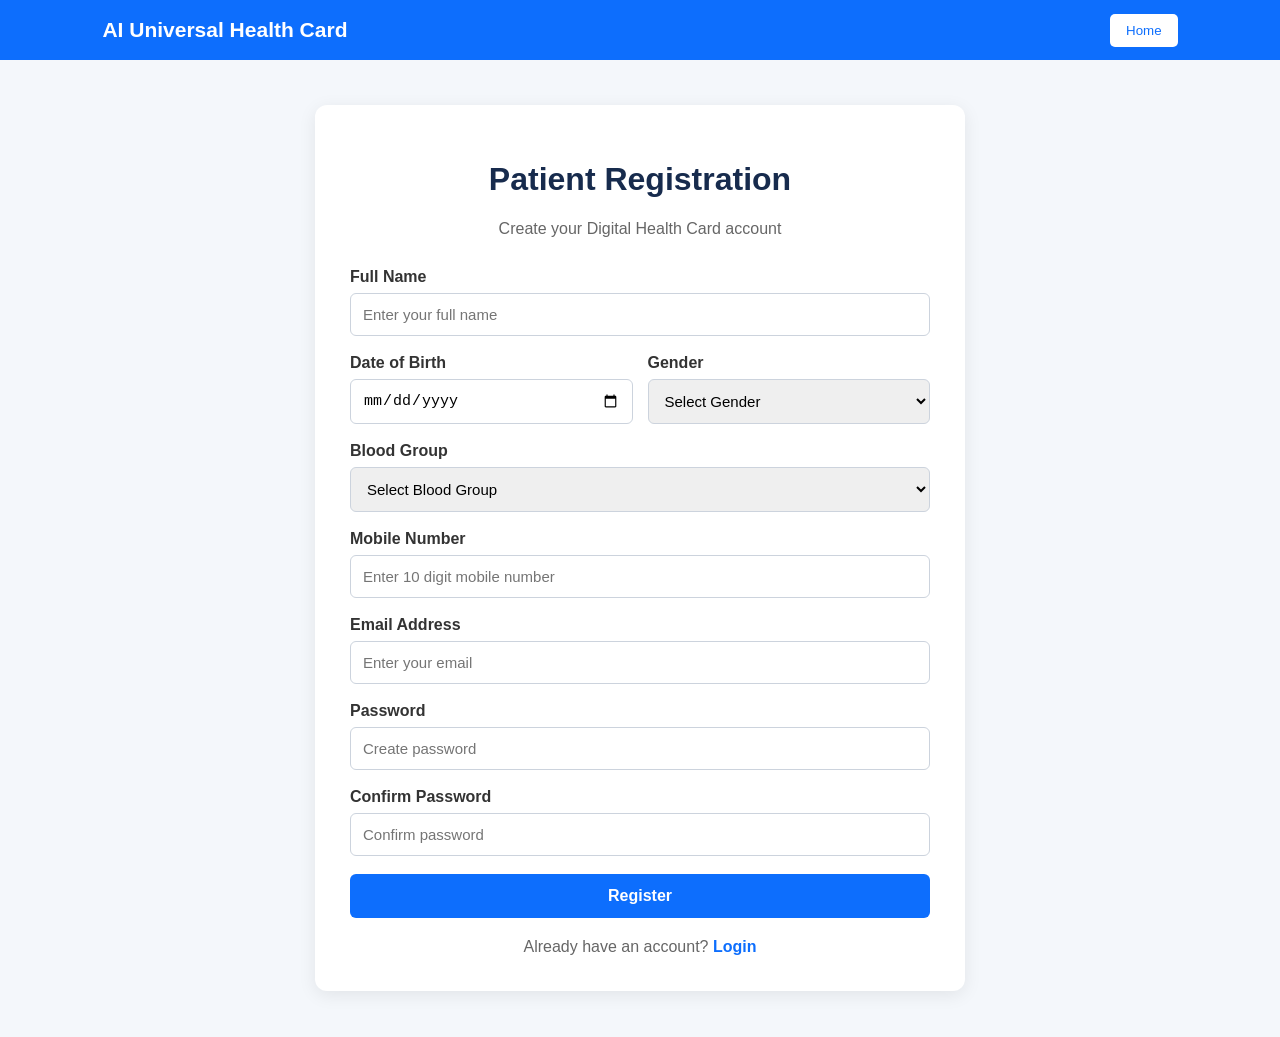
<file: ai_universal_health_card_real/frontend/health-card.html>
<!doctype html>
<html lang="en">
  <head>
    <meta charset="UTF-8" />
    <meta name="viewport" content="width=device-width, initial-scale=1.0" />

    <title>Digital Health Card</title>

    <style>
      * {
        box-sizing: border-box;
      }

      body {
        margin: 0;
        font-family: Arial, sans-serif;
        background: #f3f7fc;
        color: #172b4d;
      }

      .header {
        background: #0d6efd;
        color: white;
        padding: 16px 8%;

        display: flex;
        justify-content: space-between;
        align-items: center;
      }

      .logo {
        font-size: 21px;
        font-weight: bold;
      }

      .btn {
        border: none;
        padding: 10px 18px;
        border-radius: 6px;
        cursor: pointer;
        font-weight: bold;
      }

      .dashboard-btn {
        background: white;
        color: #0d6efd;
      }

      .container {
        width: 90%;
        max-width: 1000px;
        margin: 35px auto;
      }

      .health-card {
        background: white;
        border-radius: 15px;
        padding: 30px;

        box-shadow: 0 5px 20px rgba(0, 0, 0, 0.1);
      }

      .title {
        text-align: center;
        color: #0d6efd;
        margin-bottom: 5px;
      }

      .subtitle {
        text-align: center;
        color: #666;
        margin-bottom: 30px;
      }

      .patient-id {
        background: #eaf3ff;
        border: 1px solid #b8d7ff;
        padding: 14px;
        border-radius: 8px;
        margin-bottom: 25px;
        text-align: center;
        font-weight: bold;
      }

      .section {
        margin-top: 25px;
      }

      .section h2 {
        font-size: 20px;
        color: #0d6efd;

        border-bottom: 2px solid #e5e5e5;
        padding-bottom: 8px;
      }

      .grid {
        display: grid;
        grid-template-columns: 1fr 1fr;
        gap: 15px;
      }

      .field {
        background: #f8fafc;
        padding: 14px;
        border-radius: 7px;
      }

      .field strong {
        display: block;
        margin-bottom: 5px;
        color: #333;
      }

      .field span {
        color: #555;
      }

      .blood {
        color: #d63384 !important;
        font-weight: bold;
        font-size: 18px;
      }

      .emergency {
        background: #fff3cd;
        border: 1px solid #ffe69c;

        padding: 18px;
        border-radius: 8px;
      }

      .empty {
        color: #777;
        font-style: italic;
      }

      .actions {
        display: flex;
        justify-content: center;
        gap: 12px;
        margin-top: 30px;
      }

      .print-btn {
        background: #198754;
        color: white;
      }

      .back-btn {
        background: #6c757d;
        color: white;
      }

      @media (max-width: 650px) {
        .grid {
          grid-template-columns: 1fr;
        }

        .header {
          padding: 15px 5%;
        }

        .container {
          width: 94%;
        }

        .health-card {
          padding: 20px;
        }
      }

      @media print {
        .header,
        .actions {
          display: none;
        }

        body {
          background: white;
        }

        .container {
          width: 100%;
          margin: 0;
        }

        .health-card {
          box-shadow: none;
        }
      }
    </style>
  </head>

  <body>
    <header class="header">
      <div class="logo">AI Universal Health Card</div>

      <button class="btn dashboard-btn" onclick="goDashboard()">
        Dashboard
      </button>
    </header>

    <div class="container">
      <div class="health-card">
        <h1 class="title">🪪 Digital Health Card</h1>

        <p class="subtitle">AI Universal Health Card</p>

        <div class="patient-id">
          Patient ID:
          <span id="patientId">Loading...</span>
        </div>

        <!-- PERSONAL INFORMATION -->

        <div class="section">
          <h2>👤 Personal Information</h2>

          <div class="grid">
            <div class="field">
              <strong>Name</strong>

              <span id="name"> -- </span>
            </div>

            <div class="field">
              <strong>Date of Birth</strong>

              <span id="dob"> -- </span>
            </div>

            <div class="field">
              <strong>Gender</strong>

              <span id="gender"> -- </span>
            </div>

            <div class="field">
              <strong>Blood Group</strong>

              <span id="bloodGroup" class="blood"> -- </span>
            </div>

            <div class="field">
              <strong>Mobile</strong>

              <span id="mobile"> -- </span>
            </div>

            <div class="field">
              <strong>Email</strong>

              <span id="email"> -- </span>
            </div>
          </div>
        </div>

        <!-- PHYSICAL INFORMATION -->

        <div class="section">
          <h2>⚕️ Physical Information</h2>

          <div class="grid">
            <div class="field">
              <strong>Height</strong>

              <span id="height"> -- </span>

              cm
            </div>

            <div class="field">
              <strong>Weight</strong>

              <span id="weight"> -- </span>

              kg
            </div>

            <div class="field">
              <strong>BMI</strong>

              <span id="bmi"> -- </span>
            </div>

            <div class="field">
              <strong>Address</strong>

              <span id="address"> -- </span>
            </div>
          </div>
        </div>

        <!-- MEDICAL HISTORY -->

        <div class="section">
          <h2>🏥 Medical History</h2>

          <div id="medicalHistory" class="field">
            <span class="empty"> No medical history added yet. </span>
          </div>
        </div>

        <!-- ALLERGY -->

        <div class="section">
          <h2>⚠️ Allergies</h2>

          <div id="allergy" class="field">
            <span class="empty"> No allergy information available. </span>
          </div>
        </div>

        <!-- MEDICINES -->

        <div class="section">
          <h2>💊 Current Medicines</h2>

          <div id="medicines" class="field">
            <span class="empty"> No current medicines added. </span>
          </div>
        </div>

        <!-- EMERGENCY -->

        <div class="section">
          <h2>🚨 Emergency Information</h2>

          <div class="emergency">
            <strong> Emergency Contact: </strong>

            <span id="emergencyContact"> Not provided </span>

            <br /><br />

            <strong> Emergency Phone: </strong>

            <span id="emergencyPhone"> Not provided </span>
          </div>
        </div>

        <!-- ACTIONS -->

        <div class="actions">
          <button class="btn print-btn" onclick="printCard()">
            🖨️ Print Health Card
          </button>

          <button class="btn back-btn" onclick="goDashboard()">
            ← Back to Dashboard
          </button>
        </div>
      </div>
    </div>

    <script>
      /* =========================
   LOGIN CHECK
========================= */

      const isLoggedIn = localStorage.getItem("isLoggedIn");

      if (isLoggedIn !== "true") {
        window.location.href = "login.html";
      }

      /* =========================
   GET PATIENT DATA
========================= */

      const patient = JSON.parse(localStorage.getItem("patientData"));

      if (!patient) {
        alert("Patient data not found.");

        window.location.href = "dashboard.html";
      }

      /* =========================
   DISPLAY DATA
========================= */

      document.getElementById("patientId").innerText =
        patient.patientId || "--";

      document.getElementById("name").innerText = patient.name || "--";

      document.getElementById("dob").innerText = patient.dob || "--";

      document.getElementById("gender").innerText = patient.gender || "--";

      document.getElementById("bloodGroup").innerText =
        patient.bloodGroup || "--";

      document.getElementById("mobile").innerText = patient.mobile || "--";

      document.getElementById("email").innerText = patient.email || "--";

      document.getElementById("height").innerText = patient.height || "--";

      document.getElementById("weight").innerText = patient.weight || "--";

      document.getElementById("bmi").innerText = patient.bmi || "--";

      document.getElementById("address").innerText = patient.address || "--";

      /* =========================
   MEDICAL INFORMATION
========================= */

      document.getElementById("medicalHistory").innerText =
        patient.medicalHistory || "No medical history added yet.";

      document.getElementById("allergy").innerText =
        patient.allergy || "No allergy information available.";

      document.getElementById("medicines").innerText =
        patient.currentMedicines || "No current medicines added.";

      document.getElementById("emergencyContact").innerText =
        patient.emergencyContact || "Not provided";

      document.getElementById("emergencyPhone").innerText =
        patient.emergencyPhone || "Not provided";

      /* =========================
   DASHBOARD
========================= */

      function goDashboard() {
        window.location.href = "dashboard.html";
      }

      /* =========================
   PRINT
========================= */

      function printCard() {
        window.print();
      }
    </script>
  </body>
</html>
</file>
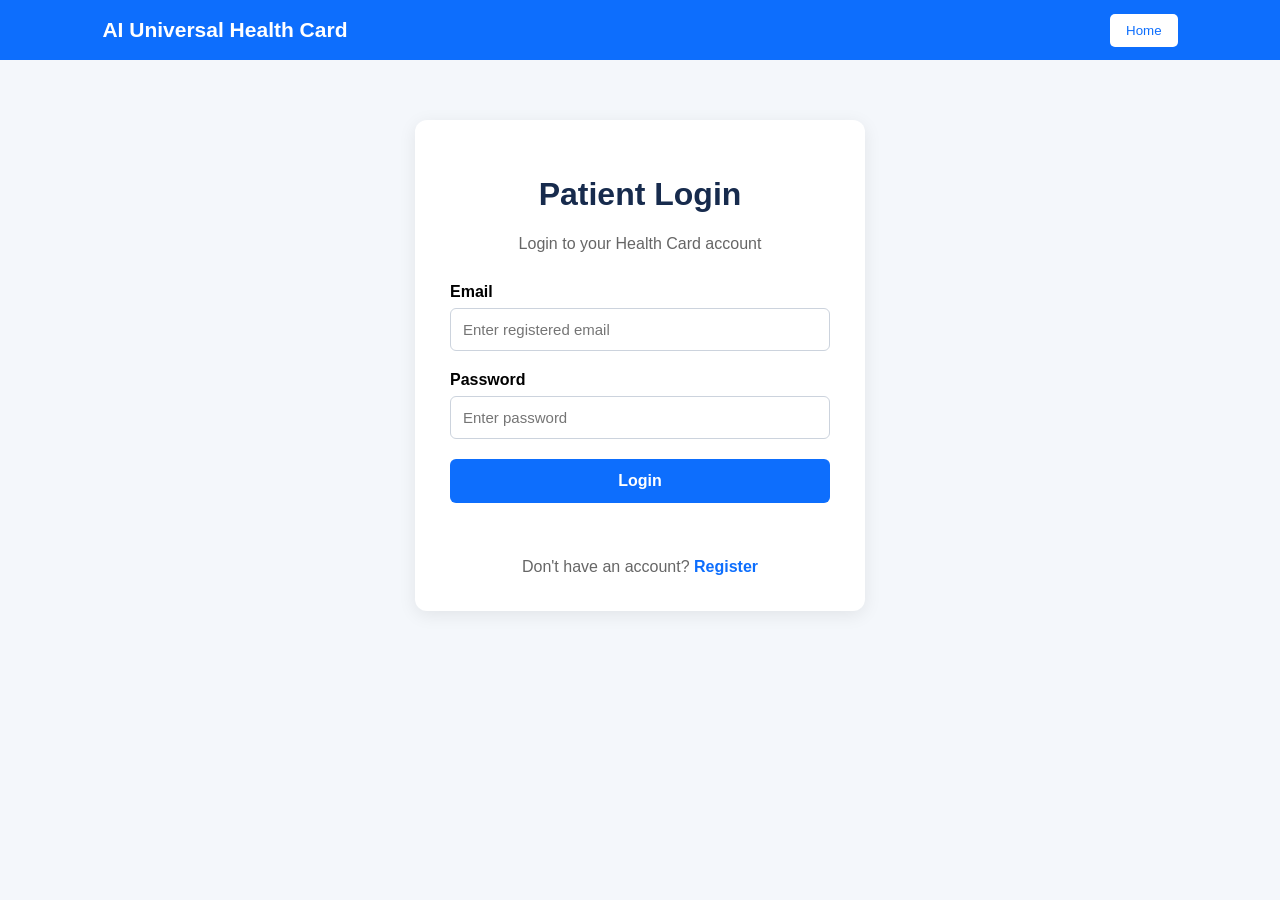
<file: ai_universal_health_card_real/frontend/login.html>
<!doctype html>
<html lang="en">
  <head>
    <meta charset="UTF-8" />
    <meta name="viewport" content="width=device-width, initial-scale=1.0" />

    <title>Patient Login - AI Universal Health Card</title>

    <style>
      * {
        box-sizing: border-box;
      }

      body {
        margin: 0;
        font-family: Arial, sans-serif;
        background: #f4f7fb;
      }

      .header {
        height: 60px;
        background: #0d6efd;
        color: white;
        display: flex;
        align-items: center;
        justify-content: space-between;
        padding: 0 8%;
      }

      .logo {
        font-size: 21px;
        font-weight: bold;
      }

      .home-btn {
        background: white;
        color: #0d6efd;
        border: none;
        padding: 9px 16px;
        border-radius: 5px;
        cursor: pointer;
      }

      .container {
        width: 90%;
        max-width: 450px;
        margin: 60px auto;
      }

      .card {
        background: white;
        padding: 35px;
        border-radius: 12px;
        box-shadow: 0 4px 18px rgba(0, 0, 0, 0.08);
      }

      h1 {
        text-align: center;
        color: #172b4d;
      }

      .subtitle {
        text-align: center;
        color: #666;
        margin-bottom: 30px;
      }

      .form-group {
        margin-bottom: 20px;
      }

      label {
        display: block;
        margin-bottom: 7px;
        font-weight: bold;
      }

      input {
        width: 100%;
        padding: 12px;
        border: 1px solid #ccd3dd;
        border-radius: 6px;
        font-size: 15px;
      }

      .login-btn {
        width: 100%;
        padding: 13px;
        background: #0d6efd;
        color: white;
        border: none;
        border-radius: 6px;
        font-size: 16px;
        font-weight: bold;
        cursor: pointer;
      }

      .login-btn:disabled {
        background: #7aaef8;
        cursor: not-allowed;
      }

      .message {
        margin-top: 15px;
        text-align: center;
        font-weight: bold;
        min-height: 20px;
      }

      .register-text {
        text-align: center;
        margin-top: 20px;
        color: #666;
      }

      .register-text a {
        color: #0d6efd;
        font-weight: bold;
        text-decoration: none;
      }
    </style>
  </head>

  <body>
    <header class="header">
      <div class="logo">AI Universal Health Card</div>

      <button class="home-btn" onclick="window.location.href = 'index.html'">
        Home
      </button>
    </header>

    <div class="container">
      <div class="card">
        <h1>Patient Login</h1>

        <p class="subtitle">Login to your Health Card account</p>

        <form id="loginForm">
          <!-- EMAIL -->

          <div class="form-group">
            <label for="loginEmail"> Email </label>

            <input
              type="email"
              id="loginEmail"
              placeholder="Enter registered email"
              autocomplete="email"
              required
            />
          </div>

          <!-- PASSWORD -->

          <div class="form-group">
            <label for="loginPassword"> Password </label>

            <input
              type="password"
              id="loginPassword"
              placeholder="Enter password"
              autocomplete="current-password"
              required
            />
          </div>

          <button type="submit" class="login-btn" id="loginButton">
            Login
          </button>

          <div id="loginMessage" class="message"></div>
        </form>

        <div class="register-text">
          Don't have an account?

          <a href="register.html"> Register </a>
        </div>
      </div>
    </div>

    <script>
      /* =========================================
         BACKEND API
      ========================================= */

      const API_BASE_URL = window.location.origin;

      /* =========================================
         LOGIN FORM
      ========================================= */

      document
        .getElementById("loginForm")
        .addEventListener("submit", async function (event) {
          event.preventDefault();

          const email = document.getElementById("loginEmail").value.trim();

          const password = document.getElementById("loginPassword").value;

          const message = document.getElementById("loginMessage");

          const loginButton = document.getElementById("loginButton");

          /* CLEAR OLD MESSAGE */

          message.innerText = "";
          message.style.color = "";

          /* VALIDATION */

          if (!email || !password) {
            message.style.color = "#b00020";
            message.innerText = "Please enter email and password.";

            return;
          }

          /* DISABLE BUTTON */

          loginButton.disabled = true;
          loginButton.innerText = "Logging in...";

          try {
            /* =========================================
               CALL BACKEND LOGIN API
            ========================================= */

            const response = await fetch(`${API_BASE_URL}/api/auth/login`, {
              method: "POST",

              headers: {
                "Content-Type": "application/json",
                Accept: "application/json",
              },

              body: JSON.stringify({
                email: email,
                password: password,
              }),
            });

            /* =========================================
               READ RESPONSE
            ========================================= */

            const data = await response.json();

            /* =========================================
               LOGIN FAILED
            ========================================= */

            if (!response.ok) {
              let errorMessage = "Login failed. Please check your details.";

              if (data.detail) {
                if (typeof data.detail === "string") {
                  errorMessage = data.detail;
                } else if (Array.isArray(data.detail)) {
                  errorMessage = data.detail
                    .map((item) => item.msg || "Invalid input")
                    .join(", ");
                }
              }

              message.style.color = "#b00020";
              message.innerText = errorMessage;

              return;
            }

            /* =========================================
               CHECK ACCESS TOKEN
            ========================================= */

            if (!data.access_token) {
              message.style.color = "#b00020";

              message.innerText =
                "Login successful, but access token was not received.";

              console.error("Login response:", data);

              return;
            }

            /* =========================================
               SAVE ACCESS TOKEN
            ========================================= */

            localStorage.setItem("access_token", data.access_token);

            /* =========================================
               SAVE REFRESH TOKEN
            ========================================= */

            if (data.refresh_token) {
              localStorage.setItem("refresh_token", data.refresh_token);
            }

            /* =========================================
               SAVE TOKEN TYPE
            ========================================= */

            localStorage.setItem("token_type", data.token_type || "bearer");

            /* =========================================
               SAVE LOGIN STATUS
            ========================================= */

            localStorage.setItem("isLoggedIn", "true");

            /* =========================================
               SAVE LOGIN EMAIL
            ========================================= */

            localStorage.setItem("loginEmail", email);

            /* =========================================
               SUCCESS
            ========================================= */

            message.style.color = "#198754";

            message.innerText = "Login successful!";

            console.log("ACCESS TOKEN SAVED:", data.access_token);

            /* =========================================
               GO TO DASHBOARD
            ========================================= */

            setTimeout(function () {
              window.location.href = "dashboard.html";
            }, 700);
          } catch (error) {
            console.error("Login error:", error);

            message.style.color = "#b00020";

            message.innerText =
              "Unable to connect to server. Please make sure the backend is running.";
          } finally {
            loginButton.disabled = false;

            loginButton.innerText = "Login";
          }
        });
    </script>
  </body>
</html>
</file>
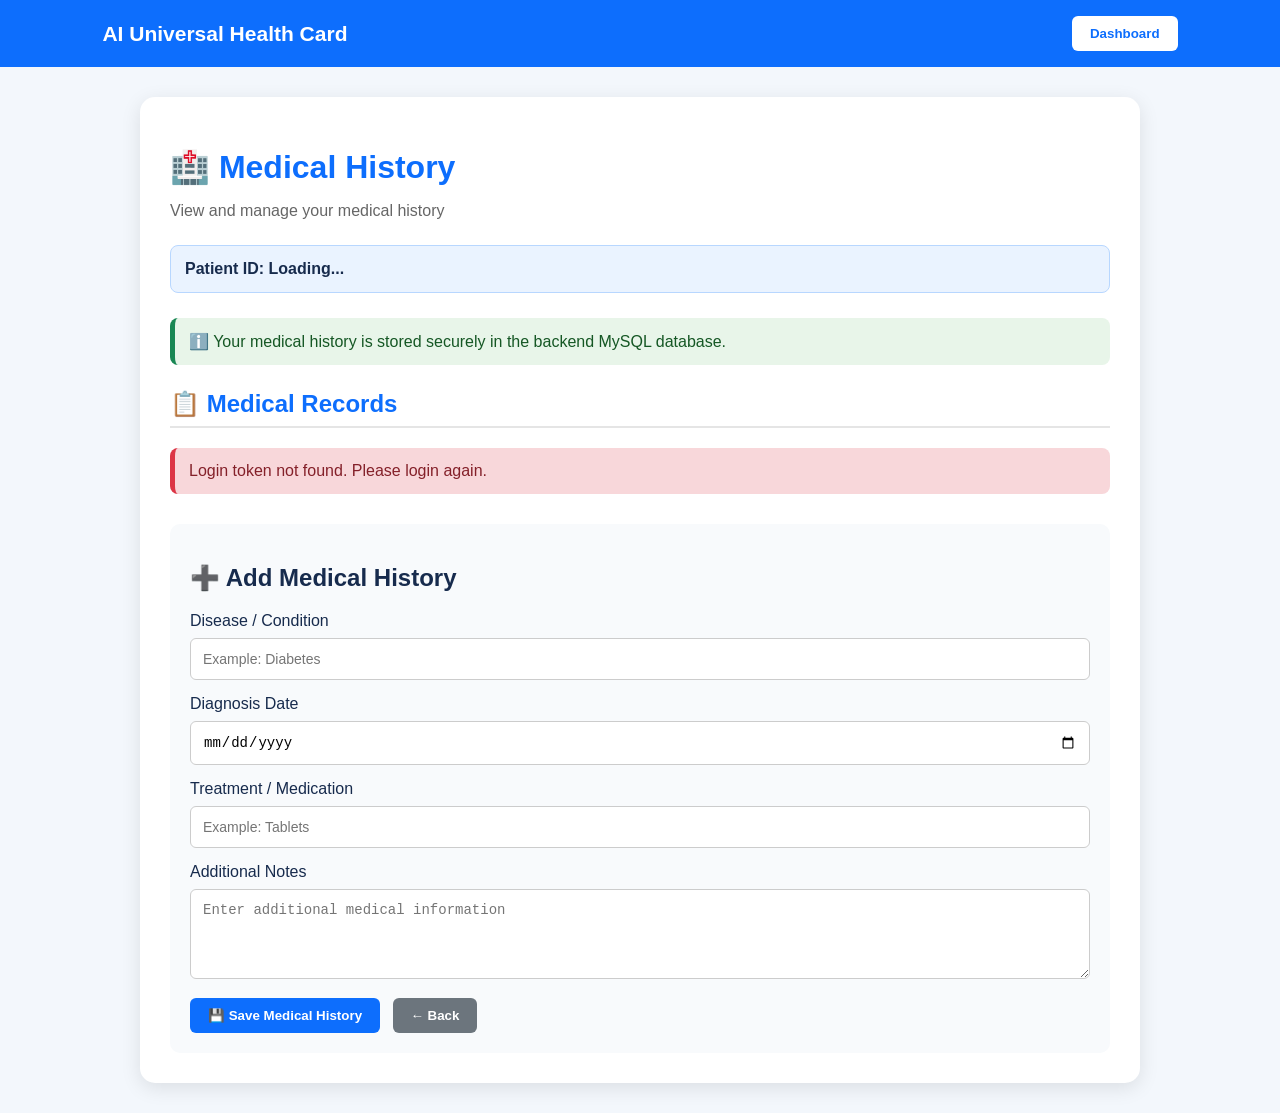
<file: ai_universal_health_card_real/frontend/medical-history.html>
<!doctype html>
<html lang="en">
  <head>
    <meta charset="UTF-8" />
    <meta name="viewport" content="width=device-width, initial-scale=1.0" />

    <title>Medical History - AI Universal Health Card</title>

    <style>
      * {
        box-sizing: border-box;
      }

      body {
        margin: 0;
        font-family: Arial, sans-serif;
        background: #f3f7fc;
        color: #172b4d;
      }

      .header {
        background: #0d6efd;
        color: white;
        padding: 16px 8%;
        display: flex;
        justify-content: space-between;
        align-items: center;
      }

      .logo {
        font-size: 21px;
        font-weight: bold;
      }

      button {
        border: none;
        padding: 10px 18px;
        border-radius: 6px;
        cursor: pointer;
        font-weight: bold;
      }

      .dashboard {
        background: white;
        color: #0d6efd;
      }

      .container {
        width: 90%;
        max-width: 1000px;
        margin: 30px auto;
      }

      .card {
        background: white;
        padding: 30px;
        border-radius: 15px;
        box-shadow: 0 5px 20px rgba(0, 0, 0, 0.1);
      }

      h1 {
        color: #0d6efd;
        margin-bottom: 5px;
      }

      .subtitle {
        color: #666;
        margin-bottom: 25px;
      }

      .patient-id {
        background: #eaf3ff;
        border: 1px solid #b8d7ff;
        padding: 14px;
        border-radius: 8px;
        margin-bottom: 25px;
        font-weight: bold;
      }

      .database-info {
        background: #e8f5e9;
        border-left: 5px solid #198754;
        padding: 14px;
        border-radius: 8px;
        margin-bottom: 20px;
        color: #155724;
      }

      .section {
        margin-top: 25px;
      }

      .section h2 {
        color: #0d6efd;
        border-bottom: 2px solid #e5e5e5;
        padding-bottom: 8px;
      }

      .history-box {
        background: #f8fafc;
        padding: 20px;
        border-radius: 8px;
        border-left: 5px solid #0d6efd;
        margin-bottom: 15px;
        line-height: 1.6;
      }

      .history-box strong {
        color: #333;
      }

      .empty {
        color: #777;
        font-style: italic;
      }

      .loading {
        color: #0d6efd;
        font-weight: bold;
      }

      .error {
        background: #f8d7da;
        color: #842029;
        border-left: 5px solid #dc3545;
        padding: 14px;
        border-radius: 8px;
        margin-bottom: 15px;
      }

      .add-section {
        margin-top: 30px;
        background: #f8fafc;
        padding: 20px;
        border-radius: 10px;
      }

      input,
      textarea,
      select {
        width: 100%;
        padding: 12px;
        margin-top: 8px;
        margin-bottom: 15px;
        border: 1px solid #ccc;
        border-radius: 6px;
        font-size: 14px;
      }

      .save-btn {
        background: #0d6efd;
        color: white;
      }

      .save-btn:disabled {
        background: #8db8f5;
        cursor: not-allowed;
      }

      .back-btn {
        background: #6c757d;
        color: white;
        margin-left: 8px;
      }

      .message {
        display: none;
        padding: 12px;
        margin-top: 15px;
        border-radius: 6px;
      }

      .success {
        background: #d1e7dd;
        color: #0f5132;
      }

      .message-error {
        background: #f8d7da;
        color: #842029;
      }

      @media (max-width: 650px) {
        .container {
          width: 94%;
        }

        .card {
          padding: 20px;
        }

        .header {
          padding: 15px 5%;
        }
      }
    </style>
  </head>

  <body>
    <header class="header">
      <div class="logo">AI Universal Health Card</div>

      <button class="dashboard" onclick="goDashboard()">Dashboard</button>
    </header>

    <div class="container">
      <div class="card">
        <h1>🏥 Medical History</h1>

        <p class="subtitle">View and manage your medical history</p>

        <!-- PATIENT ID -->

        <div class="patient-id">
          Patient ID:
          <span id="patientId">Loading...</span>
        </div>

        <!-- DATABASE INFO -->

        <div class="database-info">
          ℹ️ Your medical history is stored securely in the backend MySQL
          database.
        </div>

        <!-- MEDICAL RECORDS -->

        <div class="section">
          <h2>📋 Medical Records</h2>

          <div id="historyContainer">
            <div class="history-box">
              <span class="loading"> Loading medical history... </span>
            </div>
          </div>
        </div>

        <!-- ADD HISTORY -->

        <div class="add-section">
          <h2>➕ Add Medical History</h2>

          <label>Disease / Condition</label>

          <input type="text" id="disease" placeholder="Example: Diabetes" />

          <label>Diagnosis Date</label>

          <input type="date" id="diagnosisDate" />

          <label>Treatment / Medication</label>

          <input type="text" id="treatment" placeholder="Example: Tablets" />

          <label>Additional Notes</label>

          <textarea
            id="notes"
            rows="4"
            placeholder="Enter additional medical information"
          ></textarea>

          <button id="saveButton" class="save-btn" onclick="saveHistory()">
            💾 Save Medical History
          </button>

          <button class="back-btn" onclick="goDashboard()">← Back</button>

          <div id="message" class="message"></div>
        </div>
      </div>
    </div>

    <script>
      /* =====================================================
         BACKEND URL
      ===================================================== */

      const API_BASE_URL = window.location.origin;

      /* =====================================================
         GET LOGIN TOKEN
      ===================================================== */

      function getAccessToken() {
        const possibleKeys = ["access_token", "accessToken", "token"];

        for (const key of possibleKeys) {
          const value = localStorage.getItem(key);

          if (value) {
            return value;
          }
        }

        return null;
      }

      /* =====================================================
         AUTHORIZATION HEADER
      ===================================================== */

      function getAuthHeaders() {
        const token = getAccessToken();

        return {
          Accept: "application/json",
          "Content-Type": "application/json",
          Authorization: "Bearer " + token,
        };
      }

      /* =====================================================
         LOGIN CHECK
      ===================================================== */

      function checkLogin() {
        const token = getAccessToken();

        if (!token) {
          showError("Login token not found. Please login again.");

          return false;
        }

        return true;
      }

      /* =====================================================
         SHOW ERROR
      ===================================================== */

      function showError(message) {
        const container = document.getElementById("historyContainer");

        container.innerHTML = `
          <div class="error">
            ${message}
          </div>
        `;
      }

      /* =====================================================
         SHOW MESSAGE
      ===================================================== */

      function showMessage(message, success = true) {
        const box = document.getElementById("message");

        box.style.display = "block";

        box.className = success ? "message success" : "message message-error";

        box.innerText = message;
      }

      /* =====================================================
         LOAD PATIENT PROFILE
      ===================================================== */

      async function loadPatientProfile() {
        const token = getAccessToken();

        if (!token) {
          return;
        }

        try {
          const response = await fetch(API_BASE_URL + "/api/patient/profile", {
            method: "GET",
            headers: getAuthHeaders(),
          });

          if (response.status === 401) {
            showError("Session expired. Please login again.");

            return;
          }

          if (!response.ok) {
            throw new Error("Unable to load patient profile");
          }

          const data = await response.json();

          if (data.profile && data.profile.card_id) {
            document.getElementById("patientId").innerText =
              data.profile.card_id;
          }
        } catch (error) {
          console.error("Profile error:", error);

          document.getElementById("patientId").innerText = "--";
        }
      }

      /* =====================================================
         LOAD MEDICAL HISTORY
      ===================================================== */

      async function loadMedicalHistory() {
        const container = document.getElementById("historyContainer");

        container.innerHTML = `
          <div class="history-box">
            <span class="loading">
              Loading medical history...
            </span>
          </div>
        `;

        const token = getAccessToken();

        if (!token) {
          showError("Login token not found. Please login again.");

          return;
        }

        try {
          const response = await fetch(API_BASE_URL + "/api/patient/history", {
            method: "GET",
            headers: getAuthHeaders(),
          });

          console.log("History response status:", response.status);

          if (response.status === 401) {
            showError("Session expired. Please login again.");

            return;
          }

          if (!response.ok) {
            throw new Error("Failed to load medical history");
          }

          /*
           * FIX:
           * Backend may return null when the patient
           * does not have medical history yet.
           * Convert null into an empty object.
           */
          const history = (await response.json()) || {};

          console.log("Medical history from backend:", history);

          displayHistory(history);
        } catch (error) {
          console.error("Medical history error:", error);

          showError("Unable to load medical history from backend.");
        }
      }

      /* =====================================================
         DISPLAY MEDICAL HISTORY
      ===================================================== */

      function displayHistory(history) {
        /*
         * Extra safety:
         * If history is null/undefined,
         * use an empty object.
         */
        history = history || {};

        const container = document.getElementById("historyContainer");

        container.innerHTML = "";

        let hasData = false;

        /* =========================
           DISEASES
        ========================= */

        if (Array.isArray(history.diseases) && history.diseases.length > 0) {
          history.diseases.forEach(function (disease) {
            if (disease && disease !== "No known chronic disease") {
              hasData = true;

              const box = document.createElement("div");

              box.className = "history-box";

              box.innerHTML = `
                  <strong>
                    🩺 Disease / Condition:
                  </strong>
                  ${escapeHtml(disease)}
                `;

              container.appendChild(box);
            }
          });
        }

        /* =========================
           ALLERGIES
        ========================= */

        if (Array.isArray(history.allergies) && history.allergies.length > 0) {
          history.allergies.forEach(function (allergy) {
            if (allergy && allergy !== "No known drug allergy") {
              hasData = true;

              const box = document.createElement("div");

              box.className = "history-box";

              box.innerHTML = `
                  <strong>
                    ⚠️ Allergy:
                  </strong>
                  ${escapeHtml(allergy)}
                `;

              container.appendChild(box);
            }
          });
        }

        /* =========================
           CURRENT MEDICATIONS
        ========================= */

        if (
          Array.isArray(history.current_medications) &&
          history.current_medications.length > 0
        ) {
          history.current_medications.forEach(function (medicine) {
            if (medicine) {
              hasData = true;

              const box = document.createElement("div");

              box.className = "history-box";

              box.innerHTML = `
                  <strong>
                    💊 Current Medication:
                  </strong>
                  ${escapeHtml(medicine)}
                `;

              container.appendChild(box);
            }
          });
        }

        /* =========================
           SURGERY HISTORY
        ========================= */

        if (
          Array.isArray(history.surgery_history) &&
          history.surgery_history.length > 0
        ) {
          history.surgery_history.forEach(function (surgery) {
            if (surgery) {
              hasData = true;

              const box = document.createElement("div");

              box.className = "history-box";

              box.innerHTML = `
                  <strong>
                    🏥 Surgery:
                  </strong>
                  ${escapeHtml(surgery)}
                `;

              container.appendChild(box);
            }
          });
        }

        /* =========================
           VACCINATION
        ========================= */

        if (
          Array.isArray(history.vaccination_records) &&
          history.vaccination_records.length > 0
        ) {
          history.vaccination_records.forEach(function (vaccination) {
            if (vaccination) {
              hasData = true;

              const box = document.createElement("div");

              box.className = "history-box";

              box.innerHTML = `
                  <strong>
                    💉 Vaccination:
                  </strong>
                  ${escapeHtml(vaccination)}
                `;

              container.appendChild(box);
            }
          });
        }

        /* =========================
           INSURANCE
        ========================= */

        if (
          history.insurance_details &&
          typeof history.insurance_details === "object" &&
          Object.keys(history.insurance_details).length > 0
        ) {
          hasData = true;

          const box = document.createElement("div");

          box.className = "history-box";

          box.innerHTML = `
            <strong>
              🛡️ Insurance Details:
            </strong>
            ${escapeHtml(JSON.stringify(history.insurance_details))}
          `;

          container.appendChild(box);
        }

        /* =========================
           NOTES
        ========================= */

        if (typeof history.notes === "string" && history.notes.trim() !== "") {
          hasData = true;

          const box = document.createElement("div");

          box.className = "history-box";

          box.innerHTML = `
            <strong>
              📝 Medical Notes:
            </strong>
            <br>
            ${escapeHtml(history.notes)}
          `;

          container.appendChild(box);
        }

        /* =========================
           EMPTY
        ========================= */

        if (!hasData) {
          container.innerHTML = `
            <div class="history-box">
              <span class="empty">
                No medical history added yet.
              </span>
            </div>
          `;
        }
      }

      /* =====================================================
         SAVE MEDICAL HISTORY
      ===================================================== */

      async function saveHistory() {
        const disease = document.getElementById("disease").value.trim();

        const diagnosisDate = document.getElementById("diagnosisDate").value;

        const treatment = document.getElementById("treatment").value.trim();

        const notes = document.getElementById("notes").value.trim();

        /* =========================
           VALIDATION
        ========================= */

        if (!disease) {
          alert("Please enter Disease / Condition.");

          return;
        }

        const token = getAccessToken();

        if (!token) {
          showMessage("Login token not found. Please login again.", false);

          return;
        }

        const saveButton = document.getElementById("saveButton");

        saveButton.disabled = true;

        saveButton.innerText = "Saving...";

        try {
          /* =========================
             GET EXISTING DATA
          ========================= */

          const getResponse = await fetch(
            API_BASE_URL + "/api/patient/history",
            {
              method: "GET",
              headers: getAuthHeaders(),
            },
          );

          if (!getResponse.ok) {
            throw new Error("Unable to get existing history");
          }

          /*
           * FIX:
           * Backend can return null when
           * no history exists yet.
           */
          const existing = (await getResponse.json()) || {};

          /* =========================
             PREPARE ARRAYS
          ========================= */

          let diseases = Array.isArray(existing.diseases)
            ? [...existing.diseases]
            : [];

          let medications = Array.isArray(existing.current_medications)
            ? [...existing.current_medications]
            : [];

          /* =========================
             REMOVE DEFAULT VALUES
          ========================= */

          diseases = diseases.filter(
            (item) => item !== "No known chronic disease",
          );

          medications = medications.filter((item) => item !== "");

          /* =========================
             ADD NEW DISEASE
          ========================= */

          diseases.push(disease);

          /* =========================
             ADD MEDICATION
          ========================= */

          if (treatment) {
            medications.push(treatment);
          }

          /* =========================
             CREATE NOTE
          ========================= */

          let newNote = `Disease: ${disease}`;

          if (diagnosisDate) {
            newNote += ` | Diagnosis Date: ${diagnosisDate}`;
          }

          if (notes) {
            newNote += ` | Notes: ${notes}`;
          }

          let oldNotes = existing.notes || "";

          /*
           * FIX:
           * Correctly check the TYPE of notes.
           */
          if (typeof oldNotes !== "string") {
            oldNotes = "";
          }

          const finalNotes = oldNotes ? oldNotes + "\n" + newNote : newNote;

          /* =========================
             CREATE REQUEST BODY
          ========================= */

          const requestBody = {
            diseases: diseases,

            allergies: Array.isArray(existing.allergies)
              ? existing.allergies
              : [],

            current_medications: medications,

            surgery_history: Array.isArray(existing.surgery_history)
              ? existing.surgery_history
              : [],

            vaccination_records: Array.isArray(existing.vaccination_records)
              ? existing.vaccination_records
              : [],

            insurance_details: existing.insurance_details || {},

            notes: finalNotes,
          };

          console.log("Sending to backend:", requestBody);

          /* =========================
             PUT TO BACKEND
          ========================= */

          const response = await fetch(API_BASE_URL + "/api/patient/history", {
            method: "PUT",

            headers: getAuthHeaders(),

            body: JSON.stringify(requestBody),
          });

          const result = await response.json();

          console.log("Backend save response:", result);

          if (!response.ok) {
            throw new Error(result.detail || "Failed to save medical history");
          }

          /* =========================
             SUCCESS
          ========================= */

          showMessage("✅ Medical history saved successfully.", true);

          /* =========================
             CLEAR FORM
          ========================= */

          document.getElementById("disease").value = "";

          document.getElementById("diagnosisDate").value = "";

          document.getElementById("treatment").value = "";

          document.getElementById("notes").value = "";

          /* =========================
             RELOAD FROM DATABASE
          ========================= */

          await loadMedicalHistory();
        } catch (error) {
          console.error("Save error:", error);

          showMessage("❌ " + error.message, false);
        } finally {
          saveButton.disabled = false;

          saveButton.innerText = "💾 Save Medical History";
        }
      }

      /* =====================================================
         HTML ESCAPE
      ===================================================== */

      function escapeHtml(value) {
        if (value === null || value === undefined) {
          return "";
        }

        return String(value)
          .replace(/&/g, "&amp;")
          .replace(/</g, "&lt;")
          .replace(/>/g, "&gt;")
          .replace(/"/g, "&quot;")
          .replace(/'/g, "&#039;");
      }

      /* =====================================================
         DASHBOARD
      ===================================================== */

      function goDashboard() {
        window.location.href = "dashboard.html";
      }

      /* =====================================================
         INITIAL LOAD
      ===================================================== */

      async function initializePage() {
        if (!checkLogin()) {
          return;
        }

        await loadPatientProfile();

        await loadMedicalHistory();
      }

      /* =====================================================
         START
      ===================================================== */

      initializePage();
    </script>
  </body>
</html>
</file>
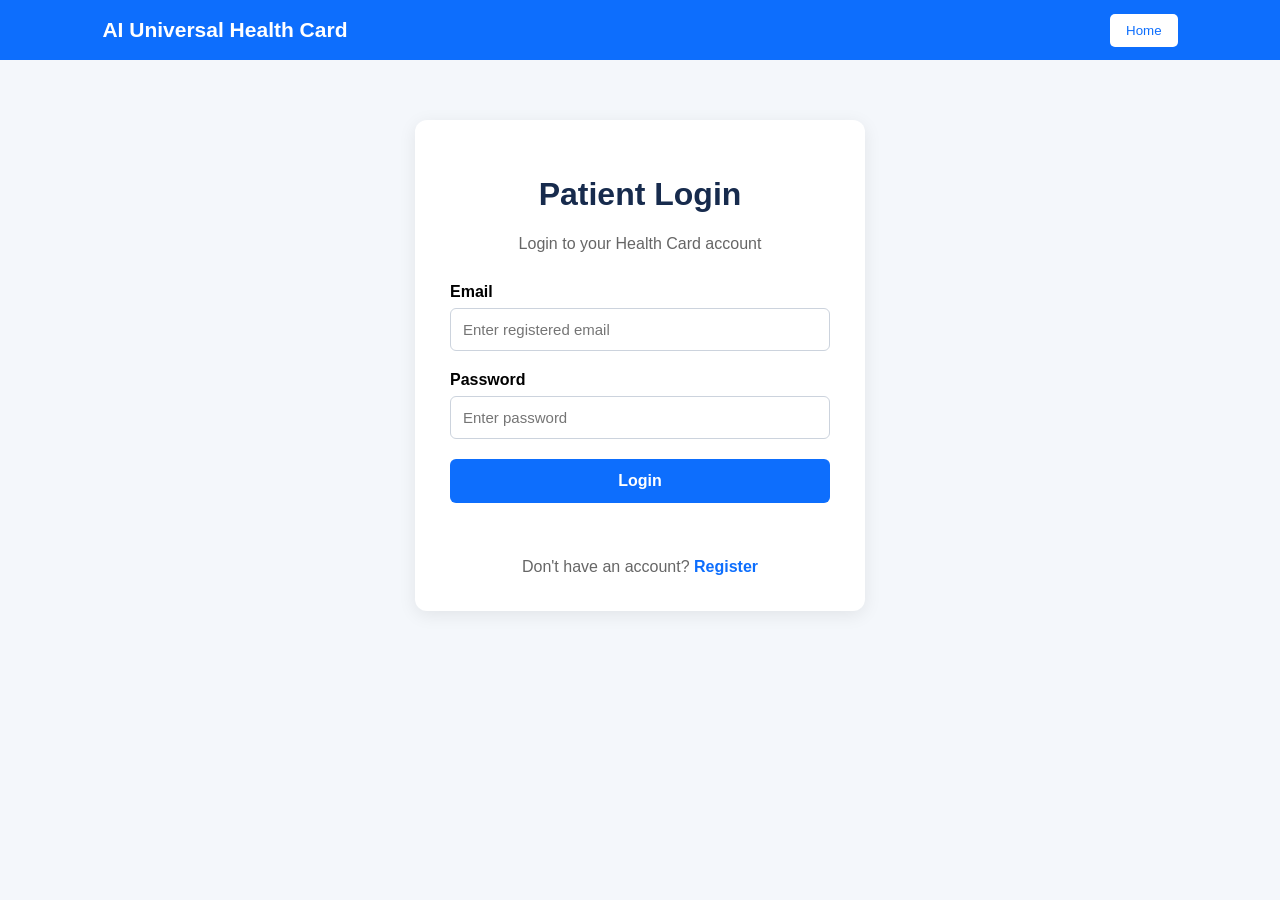
<file: ai_universal_health_card_real/frontend/medical-reports.html>
<!doctype html>
<html lang="en">
  <head>
    <meta charset="UTF-8" />
    <meta name="viewport" content="width=device-width, initial-scale=1.0" />

    <title>Medical Reports - AI Universal Health Card</title>

    <style>
      * {
        box-sizing: border-box;
      }

      body {
        margin: 0;
        font-family: Arial, sans-serif;
        background: #f3f7fc;
        color: #172b4d;
      }

      .header {
        background: #0d6efd;
        color: white;
        padding: 16px 7%;
        display: flex;
        justify-content: space-between;
        align-items: center;
      }

      .logo {
        font-size: 21px;
        font-weight: bold;
      }

      button {
        border: none;
        padding: 10px 16px;
        border-radius: 6px;
        cursor: pointer;
        font-weight: bold;
      }

      button:disabled {
        opacity: 0.6;
        cursor: not-allowed;
      }

      .dashboard-btn {
        background: white;
        color: #0d6efd;
      }

      .container {
        width: 92%;
        max-width: 1000px;
        margin: 30px auto;
      }

      .card {
        background: white;
        padding: 28px;
        border-radius: 15px;
        box-shadow: 0 5px 20px rgba(0, 0, 0, 0.08);
        margin-bottom: 25px;
      }

      h1 {
        color: #0d6efd;
        margin-bottom: 5px;
      }

      h2 {
        color: #0d6efd;
      }

      .subtitle {
        color: #666;
        margin-bottom: 25px;
      }

      .patient-id {
        background: #eaf3ff;
        border: 1px solid #b8d7ff;
        padding: 14px;
        border-radius: 8px;
        margin-bottom: 25px;
        font-weight: bold;
      }

      label {
        display: block;
        font-weight: bold;
        margin-top: 12px;
      }

      input,
      select,
      textarea {
        width: 100%;
        padding: 12px;
        margin-top: 7px;
        margin-bottom: 15px;
        border: 1px solid #ccc;
        border-radius: 6px;
        font-size: 14px;
      }

      input[type="file"] {
        background: #f8fafc;
      }

      .upload-box {
        border: 2px dashed #8db9ff;
        background: #f8fbff;
        padding: 22px;
        border-radius: 10px;
        text-align: center;
        margin-bottom: 18px;
      }

      .upload-info {
        color: #555;
        font-size: 14px;
        line-height: 1.7;
        margin-top: 10px;
      }

      .upload-btn {
        width: 100%;
        background: #0d6efd;
        color: white;
        font-size: 15px;
      }

      .back-btn {
        background: #6c757d;
        color: white;
        margin-top: 10px;
      }

      .message {
        display: none;
        padding: 12px;
        border-radius: 7px;
        margin-top: 15px;
      }

      .success {
        background: #d1e7dd;
        color: #0f5132;
      }

      .error {
        background: #f8d7da;
        color: #842029;
      }

      .loading {
        background: #fff3cd;
        color: #664d03;
      }

      .report-card {
        background: #f8fafc;
        border-left: 5px solid #0d6efd;
        padding: 18px;
        border-radius: 8px;
        margin-bottom: 15px;
      }

      .report-title {
        font-size: 17px;
        font-weight: bold;
        color: #0d6efd;
        margin-bottom: 10px;
      }

      .report-info {
        line-height: 1.8;
        font-size: 14px;
      }

      .report-actions {
        margin-top: 15px;
        display: flex;
        flex-wrap: wrap;
        gap: 8px;
      }

      .view-btn {
        background: #198754;
        color: white;
      }

      .download-btn {
        background: #6f42c1;
        color: white;
      }

      .analyze-btn {
        background: #fd7e14;
        color: white;
      }

      .delete-btn {
        background: #dc3545;
        color: white;
      }

      .analysis-box {
        margin-top: 15px;
        padding: 15px;
        background: #eef6ff;
        border-radius: 8px;
        border: 1px solid #cfe2ff;
        display: none;
      }

      .analysis-title {
        font-size: 16px;
        font-weight: bold;
        color: #0d6efd;
        margin-bottom: 10px;
      }

      .analysis-row {
        margin: 8px 0;
      }

      .insight {
        background: white;
        padding: 8px 10px;
        margin: 6px 0;
        border-radius: 5px;
        border-left: 3px solid #0d6efd;
      }

      .recommendation {
        background: #fff8e1;
        padding: 8px 10px;
        margin: 6px 0;
        border-radius: 5px;
      }

      .disclaimer {
        margin-top: 12px;
        font-size: 12px;
        color: #666;
        font-style: italic;
      }

      .empty {
        color: #777;
        font-style: italic;
        padding: 15px;
      }

      .report-count {
        color: #666;
        font-size: 14px;
        margin-bottom: 15px;
      }

      @media (max-width: 650px) {
        .container {
          width: 94%;
        }

        .card {
          padding: 20px;
        }

        .header {
          padding: 15px 5%;
        }

        .logo {
          font-size: 17px;
        }

        .report-actions button {
          width: 100%;
        }
      }
    </style>
  </head>

  <body>
    <header class="header">
      <div class="logo">AI Universal Health Card</div>

      <button class="dashboard-btn" onclick="goDashboard()">Dashboard</button>
    </header>

    <div class="container">
      <!-- PAGE HEADER -->

      <div class="card">
        <h1>📄 Medical Reports</h1>

        <p class="subtitle">
          Upload, view, download and analyze your medical reports
        </p>

        <div class="patient-id">
          Patient ID:
          <span id="patientId">Loading...</span>
        </div>
      </div>

      <!-- UPLOAD -->

      <div class="card">
        <h2>📤 Upload Medical Report</h2>

        <label for="reportType"> Report Type </label>

        <select id="reportType">
          <option value="">Select Report Type</option>
          <option value="Blood Test">Blood Test</option>
          <option value="Urine Test">Urine Test</option>
          <option value="X-Ray">X-Ray</option>
          <option value="MRI">MRI</option>
          <option value="CT Scan">CT Scan</option>
          <option value="ECG">ECG</option>
          <option value="Diabetes Report">Diabetes Report</option>
          <option value="Heart Report">Heart Report</option>
          <option value="Other">Other</option>
        </select>

        <label for="reportDate"> Report Date </label>

        <input type="date" id="reportDate" />

        <label> Select Medical Report </label>

        <div class="upload-box">
          <input type="file" id="reportFile" accept=".pdf,.jpg,.jpeg,.png" />

          <div class="upload-info">
            <b>Allowed:</b>
            PDF, JPG, JPEG, PNG

            <br />

            <b>Maximum size:</b>
            5 MB
          </div>
        </div>

        <label for="description"> Report Description </label>

        <textarea
          id="description"
          rows="4"
          placeholder="Enter report description"
        ></textarea>

        <button class="upload-btn" id="uploadButton" onclick="uploadReport()">
          📤 Upload Medical Report
        </button>

        <div id="message" class="message"></div>

        <button class="back-btn" onclick="goDashboard()">← Back</button>
      </div>

      <!-- REPORT LIST -->

      <div class="card">
        <h2>📋 My Medical Reports</h2>

        <div id="reportCount" class="report-count">Loading reports...</div>

        <div id="reportsContainer">
          <div class="empty">Loading medical reports...</div>
        </div>
      </div>
    </div>

    <script>
      /* =====================================================
     API CONFIGURATION
  ===================================================== */

      const API_BASE = window.location.origin;

      /* =====================================================
     LOGIN CHECK
  ===================================================== */

      const token =
        localStorage.getItem("access_token") || localStorage.getItem("token");

      const isLoggedIn = localStorage.getItem("isLoggedIn");

      if (!token && isLoggedIn !== "true") {
        window.location.href = "login.html";
      }

      /* =====================================================
     AUTH HEADERS
  ===================================================== */

      function getAuthHeaders() {
        const currentToken =
          localStorage.getItem("access_token") || localStorage.getItem("token");

        if (!currentToken) {
          throw new Error("Authentication token not found.");
        }

        return {
          Authorization: "Bearer " + currentToken,
        };
      }

      /* =====================================================
     HTML ESCAPE
  ===================================================== */

      function escapeHTML(value) {
        if (value === null || value === undefined) {
          return "";
        }

        return String(value)
          .replaceAll("&", "&amp;")
          .replaceAll("<", "&lt;")
          .replaceAll(">", "&gt;")
          .replaceAll('"', "&quot;")
          .replaceAll("'", "&#039;");
      }

      /* =====================================================
     PATIENT PROFILE
  ===================================================== */

      async function loadPatient() {
        try {
          const response = await fetch(API_BASE + "/api/patient/profile", {
            method: "GET",
            headers: getAuthHeaders(),
          });

          if (!response.ok) {
            throw new Error("Unable to load patient profile.");
          }

          const data = await response.json();

          const patientId = data?.profile?.card_id || "--";

          document.getElementById("patientId").textContent = patientId;
        } catch (error) {
          console.error("Patient profile error:", error);

          document.getElementById("patientId").textContent = "--";
        }
      }

      /* =====================================================
     LOAD REPORTS
  ===================================================== */

      async function loadReports() {
        const container = document.getElementById("reportsContainer");

        const count = document.getElementById("reportCount");

        try {
          const response = await fetch(API_BASE + "/api/reports", {
            method: "GET",
            headers: getAuthHeaders(),
          });

          if (!response.ok) {
            const errorText = await response.text();

            throw new Error(errorText || "Unable to load reports.");
          }

          const reports = await response.json();

          count.textContent =
            reports.length +
            (reports.length === 1 ? " report found" : " reports found");

          if (!reports.length) {
            container.innerHTML = `
          <div class="empty">
            No medical reports uploaded yet.
          </div>
        `;

            return;
          }

          container.innerHTML = "";

          reports.forEach(function (report) {
            const card = document.createElement("div");

            card.className = "report-card";

            const reportDate = report.uploaded_at
              ? new Date(report.uploaded_at).toLocaleString()
              : "--";

            const sizeMB = report.size_bytes
              ? (report.size_bytes / (1024 * 1024)).toFixed(2)
              : "0.00";

            card.innerHTML = `

            <div class="report-title">
              📄 ${escapeHTML(report.filename || "Medical Report")}
            </div>


            <div class="report-info">

              <strong>Report Type:</strong>
              ${escapeHTML(report.report_type || "--")}

              <br>

              <strong>File Type:</strong>
              ${escapeHTML(report.mime_type || "--")}

              <br>

              <strong>File Size:</strong>
              ${sizeMB} MB

              <br>

              <strong>Uploaded:</strong>
              ${escapeHTML(reportDate)}

            </div>


            <div class="report-actions">

              <button
                class="view-btn"
                onclick="viewReport(${report.id})"
              >
                👁 View
              </button>


              <button
                class="download-btn"
                onclick="downloadReport(${report.id})"
              >
                📥 Download
              </button>


              <button
                class="analyze-btn"
                onclick="analyzeReport(${report.id})"
              >
                🤖 AI Analyze
              </button>


              <button
                class="delete-btn"
                onclick="deleteReport(${report.id})"
              >
                🗑️ Delete
              </button>

            </div>


            <div
              id="analysis-${report.id}"
              class="analysis-box"
            ></div>

          `;

            container.appendChild(card);
          });
        } catch (error) {
          console.error("Load reports error:", error);

          count.textContent = "Unable to load reports";

          container.innerHTML = `

        <div class="empty">

          Unable to load medical reports.

          <br><br>

          ${escapeHTML(error.message)}

        </div>

      `;
        }
      }

      /* =====================================================
     UPLOAD REPORT
  ===================================================== */

      async function uploadReport() {
        const reportType = document.getElementById("reportType").value.trim();

        const reportDate = document.getElementById("reportDate").value;

        const description = document.getElementById("description").value.trim();

        const fileInput = document.getElementById("reportFile");

        const message = document.getElementById("message");

        const button = document.getElementById("uploadButton");

        if (!reportType) {
          showMessage("Please select a report type.", "error");

          return;
        }

        if (!fileInput.files.length) {
          showMessage("Please select a medical report file.", "error");

          return;
        }

        const file = fileInput.files[0];

        const maxSize = 5 * 1024 * 1024;

        if (file.size > maxSize) {
          showMessage("File size must not exceed 5 MB.", "error");

          return;
        }

        const formData = new FormData();

        formData.append("report_type", reportType);

        /*
      Backend currently accepts:
      report_type + file

      reportDate and description are
      kept in frontend for future
      database-field integration.
    */

        formData.append("file", file);

        button.disabled = true;

        showMessage("Uploading medical report...", "loading");

        try {
          const response = await fetch(API_BASE + "/api/reports/upload", {
            method: "POST",

            headers: getAuthHeaders(),

            body: formData,
          });

          if (!response.ok) {
            const errorText = await response.text();

            throw new Error(errorText || "Upload failed.");
          }

          const result = await response.json();

          showMessage(
            "Medical report uploaded successfully. Report ID: " + result.id,
            "success",
          );

          /*
        Clear form
      */

          document.getElementById("reportType").value = "";

          document.getElementById("reportDate").value = "";

          document.getElementById("description").value = "";

          fileInput.value = "";

          /*
        Refresh list from MySQL
      */

          await loadReports();
        } catch (error) {
          console.error("Upload error:", error);

          showMessage("Upload failed: " + error.message, "error");
        } finally {
          button.disabled = false;
        }
      }

      /* =====================================================
     VIEW REPORT
  ===================================================== */

      async function viewReport(reportId) {
        try {
          const response = await fetch(
            API_BASE + "/api/reports/" + reportId + "/download",
            {
              method: "GET",
              headers: getAuthHeaders(),
            },
          );

          if (!response.ok) {
            throw new Error("Unable to open report.");
          }

          const blob = await response.blob();

          const url = URL.createObjectURL(blob);

          window.open(url, "_blank");

          setTimeout(function () {
            URL.revokeObjectURL(url);
          }, 60000);
        } catch (error) {
          alert("Unable to view report: " + error.message);
        }
      }

      /* =====================================================
     DOWNLOAD REPORT
  ===================================================== */

      async function downloadReport(reportId) {
        try {
          const response = await fetch(
            API_BASE + "/api/reports/" + reportId + "/download",
            {
              method: "GET",
              headers: getAuthHeaders(),
            },
          );

          if (!response.ok) {
            throw new Error("Download failed.");
          }

          const blob = await response.blob();

          let filename = "medical-report";

          const disposition = response.headers.get("Content-Disposition");

          if (disposition) {
            const match = disposition.match(/filename="?([^"]+)"?/i);

            if (match) {
              filename = match[1];
            }
          }

          const url = URL.createObjectURL(blob);

          const link = document.createElement("a");

          link.href = url;

          link.download = filename;

          document.body.appendChild(link);

          link.click();

          link.remove();

          URL.revokeObjectURL(url);
        } catch (error) {
          alert("Download failed: " + error.message);
        }
      }

      /* =====================================================
     AI ANALYZE
  ===================================================== */

      async function analyzeReport(reportId) {
        const box = document.getElementById("analysis-" + reportId);

        box.style.display = "block";

        box.innerHTML = `

      <div class="analysis-title">
        🤖 AI Analysis
      </div>

      <div>
        Analyzing medical report...
      </div>

    `;

        try {
          const response = await fetch(
            API_BASE + "/api/reports/" + reportId + "/analyze",
            {
              method: "POST",
              headers: getAuthHeaders(),
            },
          );

          if (!response.ok) {
            const errorText = await response.text();

            throw new Error(errorText || "AI analysis failed.");
          }

          const result = await response.json();

          displayAnalysis(reportId, result);
        } catch (error) {
          console.error("AI analysis error:", error);

          box.innerHTML = `

        <div class="analysis-title">
          ⚠️ AI Analysis Error
        </div>

        <div>
          ${escapeHTML(error.message)}
        </div>

      `;
        }
      }

      /* =====================================================
     DISPLAY AI ANALYSIS
  ===================================================== */

      function displayAnalysis(reportId, result) {
        const box = document.getElementById("analysis-" + reportId);

        const insights = Array.isArray(result.key_insights)
          ? result.key_insights
          : [];

        const recommendations = Array.isArray(result.recommendations)
          ? result.recommendations
          : [];

        let html = `

      <div class="analysis-title">
        🤖 AI Analysis Result
      </div>

    `;

        if (result.model_name) {
          html += `

        <div class="analysis-row">

          <strong>Model:</strong>

          ${escapeHTML(result.model_name)}

        </div>

      `;
        }

        if (result.status) {
          html += `

        <div class="analysis-row">

          <strong>Status:</strong>

          ${escapeHTML(result.status)}

        </div>

      `;
        }

        if (result.risk_label) {
          html += `

        <div class="analysis-row">

          <strong>Risk:</strong>

          ${escapeHTML(result.risk_label)}

        </div>

      `;
        }

        if (result.risk_score !== null && result.risk_score !== undefined) {
          html += `

        <div class="analysis-row">

          <strong>Risk Score:</strong>

          ${escapeHTML(result.risk_score)}

        </div>

      `;
        }

        if (result.summary) {
          html += `

        <div class="analysis-row">

          <strong>Summary:</strong>

          <br>

          ${escapeHTML(result.summary)}

        </div>

      `;
        }

        if (insights.length) {
          html += `

        <div class="analysis-row">

          <strong>
            Key Insights:
          </strong>

        </div>

      `;

          insights.forEach(function (item) {
            html += `

            <div class="insight">
              ${escapeHTML(item)}
            </div>

          `;
          });
        }

        if (recommendations.length) {
          html += `

        <div class="analysis-row">

          <strong>
            Recommendations:
          </strong>

        </div>

      `;

          recommendations.forEach(function (item) {
            html += `

            <div class="recommendation">
              ${escapeHTML(item)}
            </div>

          `;
          });
        }

        if (result.disclaimer) {
          html += `

        <div class="disclaimer">

          ${escapeHTML(result.disclaimer)}

        </div>

      `;
        }

        box.innerHTML = html;
      }

      /* =====================================================
     DELETE REPORT
  ===================================================== */

      async function deleteReport(reportId) {
        const confirmed = confirm(
          "Are you sure you want to permanently delete this medical report?\n\nThe uploaded file and its AI analysis records will also be deleted.",
        );

        if (!confirmed) {
          return;
        }

        try {
          const response = await fetch(API_BASE + "/api/reports/" + reportId, {
            method: "DELETE",
            headers: getAuthHeaders(),
          });

          if (!response.ok) {
            const errorText = await response.text();

            throw new Error(errorText || "Delete failed.");
          }

          const result = await response.json();

          alert(result.message || "Medical report deleted successfully.");

          /*
        Refresh reports from MySQL
      */

          await loadReports();
        } catch (error) {
          console.error("Delete error:", error);

          alert("Delete failed: " + error.message);
        }
      }

      /* =====================================================
     MESSAGE
  ===================================================== */

      function showMessage(text, type) {
        const message = document.getElementById("message");

        message.textContent = text;

        message.className = "message " + type;

        message.style.display = "block";

        if (type === "success") {
          setTimeout(function () {
            message.style.display = "none";
          }, 5000);
        }
      }

      /* =====================================================
     DASHBOARD
  ===================================================== */

      function goDashboard() {
        window.location.href = "dashboard.html";
      }

      /* =====================================================
     INITIAL LOAD
  ===================================================== */

      loadPatient();

      loadReports();
    </script>
  </body>
</html>
</file>
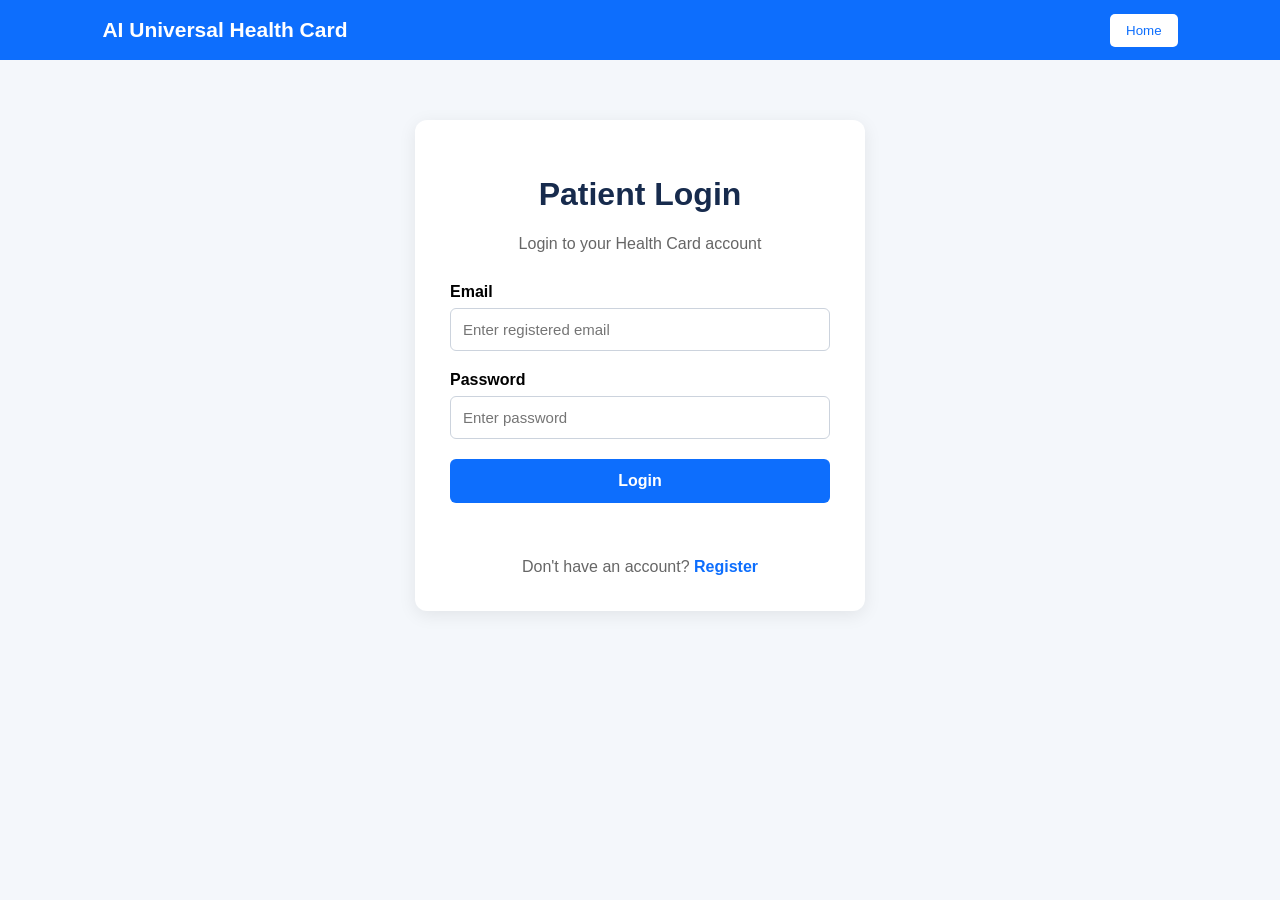
<file: ai_universal_health_card_real/frontend/profile.html>
<!doctype html>
<html lang="en">
  <head>
    <meta charset="UTF-8" />

    <meta name="viewport" content="width=device-width, initial-scale=1.0" />

    <title>Patient Profile - AI Universal Health Card</title>

    <style>
      * {
        box-sizing: border-box;
      }

      body {
        margin: 0;
        font-family: Arial, sans-serif;
        background: #f4f7fb;
        color: #172b4d;
      }

      /* =========================
         HEADER
      ========================= */

      .header {
        min-height: 60px;
        background: #0d6efd;
        color: white;

        display: flex;
        align-items: center;
        justify-content: space-between;

        padding: 10px 8%;
      }

      .logo {
        font-size: 21px;
        font-weight: bold;
      }

      .header-buttons {
        display: flex;
        gap: 10px;
      }

      .header-btn {
        background: white;
        color: #0d6efd;

        border: none;
        padding: 9px 16px;

        border-radius: 5px;
        cursor: pointer;

        font-weight: bold;
      }

      /* =========================
         CONTAINER
      ========================= */

      .container {
        width: 90%;
        max-width: 850px;

        margin: 40px auto;
      }

      /* =========================
         CARD
      ========================= */

      .card {
        background: white;

        padding: 35px;

        border-radius: 12px;

        box-shadow: 0 4px 18px rgba(0, 0, 0, 0.08);
      }

      h1 {
        margin-top: 0;
        text-align: center;

        color: #172b4d;
      }

      .subtitle {
        text-align: center;

        color: #666;

        margin-bottom: 30px;
      }

      /* =========================
         FORM
      ========================= */

      .row {
        display: flex;

        gap: 18px;
      }

      .form-group {
        flex: 1;

        margin-bottom: 18px;
      }

      label {
        display: block;

        margin-bottom: 7px;

        font-weight: bold;

        color: #333;
      }

      input,
      select,
      textarea {
        width: 100%;

        padding: 12px;

        border: 1px solid #ccd3dd;

        border-radius: 6px;

        font-size: 15px;

        outline: none;

        background: white;
      }

      textarea {
        resize: vertical;

        min-height: 90px;
      }

      input:focus,
      select:focus,
      textarea:focus {
        border-color: #0d6efd;

        box-shadow: 0 0 0 2px rgba(13, 110, 253, 0.1);
      }

      /* =========================
         PATIENT ID
      ========================= */

      .patient-id {
        background: #eef5ff;

        border: 1px solid #cfe2ff;

        padding: 13px;

        border-radius: 6px;

        margin-bottom: 25px;

        color: #084298;
      }

      /* =========================
         BMI
      ========================= */

      .bmi-box {
        background: #f8f9fa;

        border: 1px solid #ddd;

        padding: 14px;

        border-radius: 6px;

        margin-bottom: 18px;
      }

      .bmi-value {
        font-size: 22px;

        font-weight: bold;

        color: #0d6efd;
      }

      .bmi-status {
        margin-left: 8px;

        font-weight: bold;
      }

      /* =========================
         BUTTONS
      ========================= */

      .buttons {
        display: flex;

        gap: 12px;

        margin-top: 15px;
      }

      .save-btn {
        flex: 1;

        padding: 13px;

        background: #0d6efd;

        color: white;

        border: none;

        border-radius: 6px;

        font-size: 16px;

        font-weight: bold;

        cursor: pointer;
      }

      .save-btn:disabled {
        opacity: 0.6;

        cursor: not-allowed;
      }

      .cancel-btn {
        flex: 1;

        padding: 13px;

        background: #6c757d;

        color: white;

        border: none;

        border-radius: 6px;

        font-size: 16px;

        cursor: pointer;
      }

      /* =========================
         MESSAGE
      ========================= */

      .message {
        display: none;

        margin-top: 18px;

        padding: 12px;

        border-radius: 6px;

        text-align: center;

        font-weight: bold;
      }

      /* =========================
         LOADING
      ========================= */

      .loading {
        text-align: center;

        padding: 10px;

        color: #666;

        display: none;
      }

      /* =========================
         MOBILE
      ========================= */

      @media (max-width: 650px) {
        .row {
          flex-direction: column;

          gap: 0;
        }

        .card {
          padding: 25px 20px;
        }

        .header {
          padding: 10px 5%;

          gap: 10px;
        }

        .logo {
          font-size: 17px;
        }

        .header-buttons {
          gap: 5px;
        }

        .header-btn {
          padding: 8px 10px;

          font-size: 12px;
        }

        .buttons {
          flex-direction: column;
        }
      }
    </style>
  </head>

  <body>
    <!-- =========================
         HEADER
    ========================= -->

    <header class="header">
      <div class="logo">AI Universal Health Card</div>

      <div class="header-buttons">
        <button class="header-btn" onclick="goDashboard()">Dashboard</button>

        <button class="header-btn" onclick="logout()">Logout</button>
      </div>
    </header>

    <!-- =========================
         MAIN
    ========================= -->

    <main class="container">
      <div class="card">
        <h1>Patient Profile</h1>

        <p class="subtitle">Manage your personal health information</p>

        <!-- PATIENT ID -->

        <div class="patient-id">
          <strong> Patient ID: </strong>

          <span id="patientId"> Loading... </span>
        </div>

        <!-- LOADING -->

        <div id="loading" class="loading">Loading profile from database...</div>

        <!-- =========================
             PROFILE FORM
        ========================= -->

        <form id="profileForm">
          <!-- FULL NAME -->

          <div class="form-group">
            <label> Full Name </label>

            <input
              type="text"
              id="name"
              placeholder="Enter full name"
              required
            />
          </div>

          <!-- DOB + GENDER -->

          <div class="row">
            <div class="form-group">
              <label> Date of Birth </label>

              <input type="date" id="dob" required />
            </div>

            <div class="form-group">
              <label> Gender </label>

              <select id="gender" required>
                <option value="">Select Gender</option>

                <option value="Male">Male</option>

                <option value="Female">Female</option>

                <option value="Other">Other</option>
              </select>
            </div>
          </div>

          <!-- BLOOD GROUP -->

          <div class="form-group">
            <label> Blood Group </label>

            <select id="bloodGroup" required>
              <option value="">Select Blood Group</option>

              <option value="A+">A+</option>

              <option value="A-">A-</option>

              <option value="B+">B+</option>

              <option value="B-">B-</option>

              <option value="O+">O+</option>

              <option value="O-">O-</option>

              <option value="AB+">AB+</option>

              <option value="AB-">AB-</option>
            </select>
          </div>

          <!-- MOBILE + EMAIL -->

          <div class="row">
            <div class="form-group">
              <label> Mobile Number </label>

              <input
                type="tel"
                id="mobile"
                maxlength="10"
                pattern="[0-9]{10}"
                required
              />
            </div>

            <div class="form-group">
              <label> Email Address </label>

              <input type="email" id="email" required />
            </div>
          </div>

          <!-- HEIGHT + WEIGHT -->

          <div class="row">
            <div class="form-group">
              <label> Height (cm) </label>

              <input
                type="number"
                id="height"
                min="50"
                max="250"
                step="0.1"
                placeholder="Example: 170"
              />
            </div>

            <div class="form-group">
              <label> Weight (kg) </label>

              <input
                type="number"
                id="weight"
                min="2"
                max="300"
                step="0.1"
                placeholder="Example: 65"
              />
            </div>
          </div>

          <!-- BMI -->

          <div class="bmi-box">
            <strong> BMI: </strong>

            <span class="bmi-value" id="bmi"> -- </span>

            <span class="bmi-status" id="bmiStatus"> </span>
          </div>

          <!-- ADDRESS -->

          <div class="form-group">
            <label> Address </label>

            <textarea
              id="address"
              placeholder="Enter your full address"
            ></textarea>
          </div>

          <!-- EMERGENCY CONTACT -->

          <div class="row">
            <div class="form-group">
              <label> Emergency Contact Name </label>

              <input
                type="text"
                id="emergencyName"
                placeholder="Emergency contact person"
              />
            </div>

            <div class="form-group">
              <label> Emergency Contact Number </label>

              <input
                type="tel"
                id="emergencyPhone"
                maxlength="10"
                pattern="[0-9]{10}"
                placeholder="10 digit number"
              />
            </div>
          </div>

          <!-- BUTTONS -->

          <div class="buttons">
            <button type="submit" class="save-btn" id="saveButton">
              Save Profile
            </button>

            <button type="button" class="cancel-btn" onclick="goDashboard()">
              Cancel
            </button>
          </div>

          <!-- MESSAGE -->

          <div id="message" class="message"></div>
        </form>
      </div>
    </main>

    <script>
      /* ==================================================
         LOGIN CHECK
      ================================================== */

      const isLoggedIn = localStorage.getItem("isLoggedIn");

      if (isLoggedIn !== "true") {
        window.location.href = "login.html";
      }

      /* ==================================================
         GET AUTH TOKEN
      ================================================== */

      function getAccessToken() {
        return (
          localStorage.getItem("access_token") ||
          localStorage.getItem("accessToken") ||
          localStorage.getItem("token") ||
          localStorage.getItem("authToken") ||
          ""
        );
      }

      /* ==================================================
         GET HTML ELEMENTS
      ================================================== */

      const patientId = document.getElementById("patientId");

      const name = document.getElementById("name");

      const dob = document.getElementById("dob");

      const gender = document.getElementById("gender");

      const bloodGroup = document.getElementById("bloodGroup");

      const mobile = document.getElementById("mobile");

      const email = document.getElementById("email");

      const height = document.getElementById("height");

      const weight = document.getElementById("weight");

      const bmi = document.getElementById("bmi");

      const bmiStatus = document.getElementById("bmiStatus");

      const address = document.getElementById("address");

      const emergencyName = document.getElementById("emergencyName");

      const emergencyPhone = document.getElementById("emergencyPhone");

      const message = document.getElementById("message");

      const loading = document.getElementById("loading");

      const saveButton = document.getElementById("saveButton");

      /* ==================================================
         SHOW MESSAGE
      ================================================== */

      function showMessage(text, success) {
        message.style.display = "block";

        message.innerText = text;

        if (success) {
          message.style.background = "#d1e7dd";

          message.style.color = "#0f5132";
        } else {
          message.style.background = "#ffe5e5";

          message.style.color = "#b00020";
        }
      }

      /* ==================================================
         CALCULATE BMI
      ================================================== */

      function calculateBMI() {
        const h = parseFloat(height.value);

        const w = parseFloat(weight.value);

        if (!h || !w || h <= 0 || w <= 0) {
          bmi.innerText = "--";

          bmiStatus.innerText = "";

          return;
        }

        const heightMeter = h / 100;

        const bmiValue = w / (heightMeter * heightMeter);

        bmi.innerText = bmiValue.toFixed(1);

        if (bmiValue < 18.5) {
          bmiStatus.innerText = "Underweight";
        } else if (bmiValue < 25) {
          bmiStatus.innerText = "Normal";
        } else if (bmiValue < 30) {
          bmiStatus.innerText = "Overweight";
        } else {
          bmiStatus.innerText = "Obesity";
        }
      }

      height.addEventListener("input", calculateBMI);

      weight.addEventListener("input", calculateBMI);

      /* ==================================================
         SAVE LOCAL STORAGE BACKUP
      ================================================== */

      function saveLocalBackup() {
        const patient = JSON.parse(localStorage.getItem("patientData")) || {};

        patient.patientId = patientId.innerText;

        patient.name = name.value.trim();

        patient.dob = dob.value;

        patient.gender = gender.value;

        patient.bloodGroup = bloodGroup.value;

        patient.mobile = mobile.value.trim();

        patient.email = email.value.trim();

        patient.height = height.value;

        patient.weight = weight.value;

        patient.bmi = bmi.innerText === "--" ? "" : bmi.innerText;

        patient.address = address.value.trim();

        patient.emergencyName = emergencyName.value.trim();

        patient.emergencyPhone = emergencyPhone.value.trim();

        localStorage.setItem("patientData", JSON.stringify(patient));
      }

      /* ==================================================
         LOAD PROFILE FROM DATABASE
      ================================================== */

      async function loadProfile() {
        const token = getAccessToken();

        if (!token) {
          showMessage("Login token not found. Please login again.", false);

          return;
        }

        loading.style.display = "block";

        try {
          const response = await fetch("/api/patient/profile", {
            method: "GET",

            headers: {
              Authorization: "Bearer " + token,

              "Content-Type": "application/json",
            },

            credentials: "include",
          });

          const result = await response.json();

          console.log("Profile API response:", result);

          if (!response.ok) {
            showMessage(result.detail || "Unable to load profile.", false);

            return;
          }

          /* ==========================================
             BACKEND RESPONSE

             {
               user: {...},
               profile: {...}
             }
          ========================================== */

          const user = result.user || {};

          const profile = result.profile || {};

          /* ==========================================
             PATIENT ID
          ========================================== */

          patientId.innerText = profile.card_id || user.id || "N/A";

          /* ==========================================
             USER DATA
          ========================================== */

          name.value = user.full_name || "";

          mobile.value = user.phone || "";

          email.value = user.email || "";

          /* ==========================================
             PROFILE DATA
          ========================================== */

          dob.value = formatDateForInput(profile.date_of_birth);

          gender.value = profile.gender || "";

          bloodGroup.value = profile.blood_group || "";

          height.value = profile.height_cm ?? "";

          weight.value = profile.weight_kg ?? "";

          address.value = profile.address || "";

          emergencyName.value = profile.emergency_contact_name || "";

          emergencyPhone.value = profile.emergency_contact_phone || "";

          /* ==========================================
             BMI
          ========================================== */

          calculateBMI();

          /* ==========================================
             LOCAL STORAGE BACKUP
          ========================================== */

          saveLocalBackup();
        } catch (error) {
          console.error("Load profile error:", error);

          showMessage("Cannot connect to backend server.", false);
        } finally {
          loading.style.display = "none";
        }
      }

      /* ==================================================
         DATE FORMAT
      ================================================== */

      function formatDateForInput(value) {
        if (!value) {
          return "";
        }

        /* If already YYYY-MM-DD */

        if (typeof value === "string" && /^\d{4}-\d{2}-\d{2}$/.test(value)) {
          return value;
        }

        const date = new Date(value);

        if (Number.isNaN(date.getTime())) {
          return "";
        }

        const year = date.getFullYear().toString().padStart(4, "0");

        const month = (date.getMonth() + 1).toString().padStart(2, "0");

        const day = date.getDate().toString().padStart(2, "0");

        return year + "-" + month + "-" + day;
      }

      /* ==================================================
         UPDATE PROFILE DATABASE
      ================================================== */

      document
        .getElementById("profileForm")
        .addEventListener("submit", async function (event) {
          event.preventDefault();

          /* ==========================================
               MOBILE VALIDATION
            ========================================== */

          if (!/^[0-9]{10}$/.test(mobile.value.trim())) {
            showMessage("Please enter a valid 10 digit mobile number.", false);

            return;
          }

          /* ==========================================
               EMERGENCY NUMBER VALIDATION
            ========================================== */

          if (
            emergencyPhone.value.trim() &&
            !/^[0-9]{10}$/.test(emergencyPhone.value.trim())
          ) {
            showMessage(
              "Please enter a valid emergency contact number.",
              false,
            );

            return;
          }

          /* ==========================================
               AUTH TOKEN
            ========================================== */

          const token = getAccessToken();

          if (!token) {
            showMessage("Login session expired. Please login again.", false);

            return;
          }

          /* ==========================================
               HEIGHT + WEIGHT
            ========================================== */

          const h = parseFloat(height.value);

          const w = parseFloat(weight.value);

          /* ==========================================
               BACKEND DATA

               IMPORTANT:
               These names MUST match
               PatientProfile model.
            ========================================== */

          const profileData = {
            date_of_birth: dob.value || null,

            gender: gender.value || null,

            blood_group: bloodGroup.value || null,

            height_cm: Number.isFinite(h) ? h : null,

            weight_kg: Number.isFinite(w) ? w : null,

            address: address.value.trim() || null,

            emergency_contact_name: emergencyName.value.trim() || null,

            emergency_contact_phone: emergencyPhone.value.trim() || null,
          };

          console.log("Sending profile data:", profileData);

          /* ==========================================
               DISABLE BUTTON
            ========================================== */

          saveButton.disabled = true;

          saveButton.innerText = "Saving...";

          try {
            /* ========================================
                 PUT DATABASE UPDATE
              ======================================== */

            const response = await fetch("/api/patient/profile", {
              method: "PUT",

              headers: {
                Authorization: "Bearer " + token,

                "Content-Type": "application/json",
              },

              credentials: "include",

              body: JSON.stringify(profileData),
            });

            const result = await response.json();

            console.log("Update profile response:", result);

            /* ========================================
                 ERROR
              ======================================== */

            if (!response.ok) {
              showMessage(result.detail || "Profile update failed.", false);

              return;
            }

            /* ========================================
                 UPDATE LOCAL STORAGE BACKUP
              ======================================== */

            saveLocalBackup();

            /* ========================================
                 SUCCESS
              ======================================== */

            showMessage("Profile updated successfully in database!", true);

            /* ========================================
                 CALCULATE BMI
              ======================================== */

            calculateBMI();

            /* ========================================
                 RELOAD DATABASE DATA

                 This confirms that the
                 values were actually saved.
              ======================================== */

            await loadProfile();
          } catch (error) {
            console.error("Profile update error:", error);

            showMessage("Cannot connect to backend server.", false);
          } finally {
            saveButton.disabled = false;

            saveButton.innerText = "Save Profile";
          }
        });

      /* ==================================================
         DASHBOARD
      ================================================== */

      function goDashboard() {
        window.location.href = "dashboard.html";
      }

      /* ==================================================
         LOGOUT
      ================================================== */

      function logout() {
        localStorage.removeItem("isLoggedIn");

        localStorage.removeItem("access_token");

        localStorage.removeItem("accessToken");

        localStorage.removeItem("token");

        localStorage.removeItem("authToken");

        window.location.href = "index.html";
      }

      /* ==================================================
         PAGE LOAD
      ================================================== */

      document.addEventListener("DOMContentLoaded", function () {
        loadProfile();
      });
    </script>
  </body>
</html>
</file>
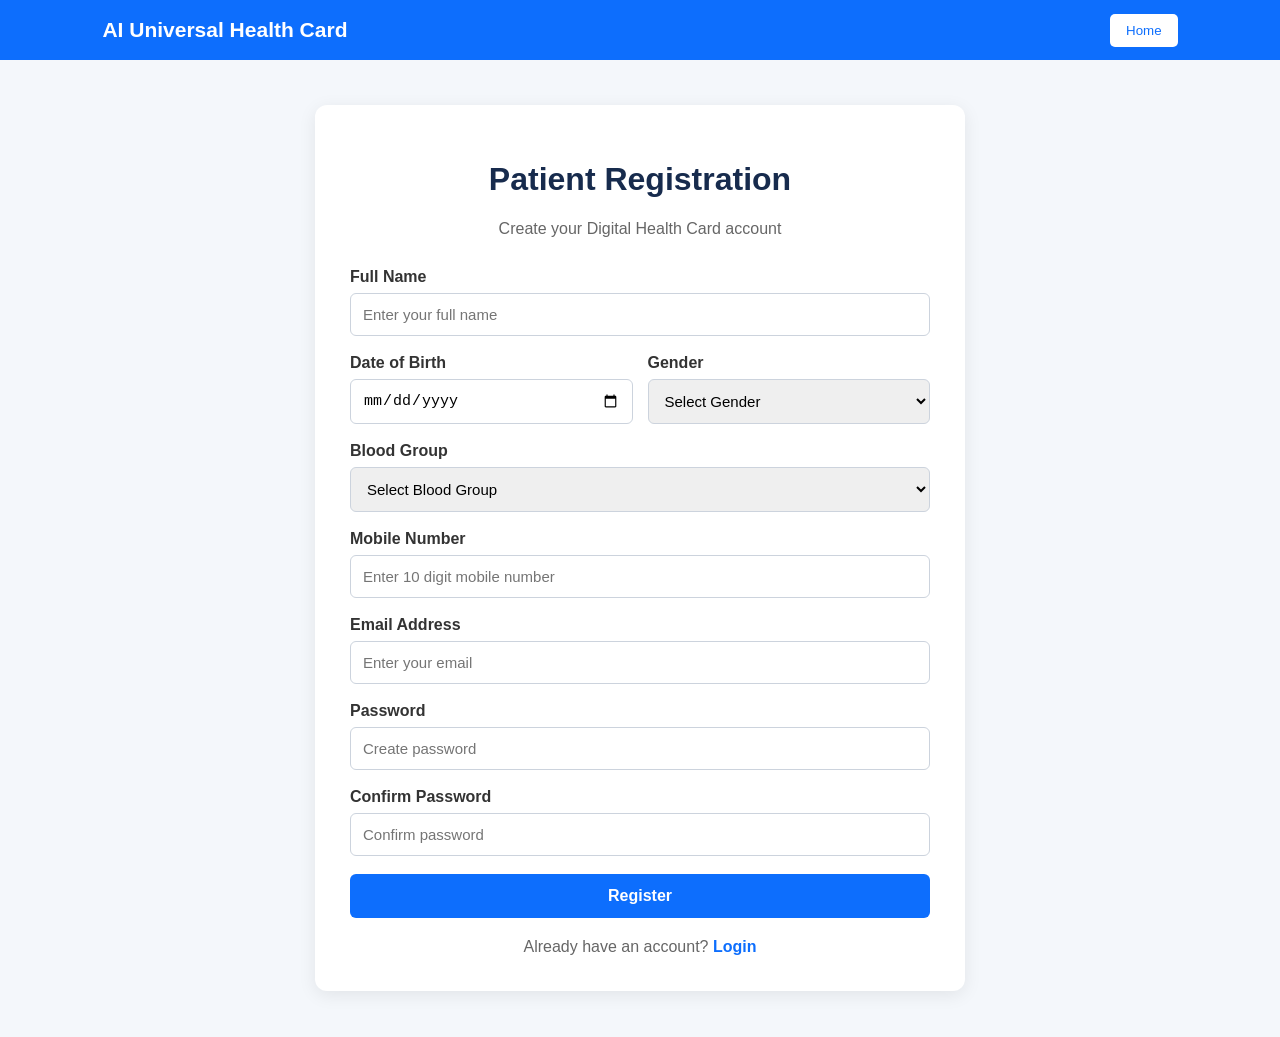
<file: ai_universal_health_card_real/frontend/register.html>
<!doctype html>
<html lang="en">
  <head>
    <meta charset="UTF-8" />

    <meta name="viewport" content="width=device-width, initial-scale=1.0" />

    <title>Patient Registration</title>

    <style>
      * {
        box-sizing: border-box;
      }

      body {
        margin: 0;
        font-family: Arial, sans-serif;
        background: #f4f7fb;
      }

      .header {
        height: 60px;
        background: #0d6efd;
        color: white;
        display: flex;
        align-items: center;
        justify-content: space-between;
        padding: 0 8%;
      }

      .logo {
        font-size: 21px;
        font-weight: bold;
      }

      .home-btn {
        background: white;
        color: #0d6efd;
        border: none;
        padding: 9px 16px;
        border-radius: 5px;
        cursor: pointer;
      }

      .container {
        width: 90%;
        max-width: 650px;
        margin: 45px auto;
      }

      .card {
        background: white;
        padding: 35px;
        border-radius: 12px;
        box-shadow: 0 4px 18px rgba(0, 0, 0, 0.08);
      }

      h1 {
        text-align: center;
        color: #172b4d;
      }

      .subtitle {
        text-align: center;
        color: #666;
        margin-bottom: 30px;
      }

      .form-group {
        margin-bottom: 18px;
      }

      label {
        display: block;
        margin-bottom: 7px;
        font-weight: bold;
        color: #333;
      }

      input,
      select {
        width: 100%;
        padding: 12px;
        border: 1px solid #ccd3dd;
        border-radius: 6px;
        font-size: 15px;
        outline: none;
      }

      input:focus,
      select:focus {
        border-color: #0d6efd;
      }

      .row {
        display: flex;
        gap: 15px;
      }

      .row .form-group {
        flex: 1;
      }

      .register-btn {
        width: 100%;
        padding: 13px;
        background: #0d6efd;
        color: white;
        border: none;
        border-radius: 6px;
        font-size: 16px;
        font-weight: bold;
        cursor: pointer;
      }

      .register-btn:hover {
        background: #0b5ed7;
      }

      .register-btn:disabled {
        background: #8ab4f8;
        cursor: not-allowed;
      }

      .message {
        display: none;
        margin-top: 18px;
        padding: 12px;
        border-radius: 6px;
        text-align: center;
      }

      .login-text {
        text-align: center;
        margin-top: 20px;
        color: #666;
      }

      .login-text a {
        color: #0d6efd;
        font-weight: bold;
        text-decoration: none;
      }

      @media (max-width: 600px) {
        .row {
          flex-direction: column;
          gap: 0;
        }

        .card {
          padding: 25px;
        }
      }
    </style>
  </head>

  <body>
    <header class="header">
      <div class="logo">AI Universal Health Card</div>

      <button class="home-btn" onclick="window.location.href = 'index.html'">
        Home
      </button>
    </header>

    <div class="container">
      <div class="card">
        <h1>Patient Registration</h1>

        <p class="subtitle">Create your Digital Health Card account</p>

        <form id="registrationForm">
          <!-- NAME -->
          <div class="form-group">
            <label for="name">Full Name</label>

            <input
              type="text"
              id="name"
              placeholder="Enter your full name"
              required
            />
          </div>

          <!-- DOB + GENDER -->
          <div class="row">
            <div class="form-group">
              <label for="dob">Date of Birth</label>

              <input type="date" id="dob" required />
            </div>

            <div class="form-group">
              <label for="gender">Gender</label>

              <select id="gender" required>
                <option value="">Select Gender</option>
                <option value="Male">Male</option>
                <option value="Female">Female</option>
                <option value="Other">Other</option>
              </select>
            </div>
          </div>

          <!-- BLOOD GROUP -->
          <div class="form-group">
            <label for="bloodGroup">Blood Group</label>

            <select id="bloodGroup" required>
              <option value="">Select Blood Group</option>
              <option value="A+">A+</option>
              <option value="A-">A-</option>
              <option value="B+">B+</option>
              <option value="B-">B-</option>
              <option value="O+">O+</option>
              <option value="O-">O-</option>
              <option value="AB+">AB+</option>
              <option value="AB-">AB-</option>
            </select>
          </div>

          <!-- MOBILE -->
          <div class="form-group">
            <label for="mobile">Mobile Number</label>

            <input
              type="tel"
              id="mobile"
              placeholder="Enter 10 digit mobile number"
              maxlength="10"
              pattern="[0-9]{10}"
              required
            />
          </div>

          <!-- EMAIL -->
          <div class="form-group">
            <label for="email">Email Address</label>

            <input
              type="email"
              id="email"
              placeholder="Enter your email"
              required
            />
          </div>

          <!-- PASSWORD -->
          <div class="form-group">
            <label for="password">Password</label>

            <input
              type="password"
              id="password"
              placeholder="Create password"
              minlength="6"
              required
            />
          </div>

          <!-- CONFIRM PASSWORD -->
          <div class="form-group">
            <label for="confirmPassword"> Confirm Password </label>

            <input
              type="password"
              id="confirmPassword"
              placeholder="Confirm password"
              minlength="6"
              required
            />
          </div>

          <!-- REGISTER -->
          <button type="submit" class="register-btn" id="registerButton">
            Register
          </button>

          <div id="message" class="message"></div>
        </form>

        <div class="login-text">
          Already have an account?

          <a href="login.html"> Login </a>
        </div>
      </div>
    </div>

    <script>
      document
        .getElementById("registrationForm")
        .addEventListener("submit", async function (event) {
          event.preventDefault();

          const name = document.getElementById("name").value.trim();

          const dob = document.getElementById("dob").value;

          const gender = document.getElementById("gender").value;

          const bloodGroup = document.getElementById("bloodGroup").value;

          const mobile = document.getElementById("mobile").value.trim();

          const email = document.getElementById("email").value.trim();

          const password = document.getElementById("password").value;

          const confirmPassword =
            document.getElementById("confirmPassword").value;

          const message = document.getElementById("message");

          const registerButton = document.getElementById("registerButton");

          // Clear old message
          message.style.display = "none";

          // MOBILE VALIDATION
          if (!/^[0-9]{10}$/.test(mobile)) {
            message.style.display = "block";
            message.style.background = "#ffe5e5";
            message.style.color = "#b00020";

            message.innerText = "Please enter a valid 10 digit mobile number.";

            return;
          }

          // PASSWORD VALIDATION
          if (password.length < 6) {
            message.style.display = "block";
            message.style.background = "#ffe5e5";
            message.style.color = "#b00020";

            message.innerText = "Password must be at least 6 characters.";

            return;
          }

          // CONFIRM PASSWORD
          if (password !== confirmPassword) {
            message.style.display = "block";
            message.style.background = "#ffe5e5";
            message.style.color = "#b00020";

            message.innerText = "Passwords do not match.";

            return;
          }

          // Disable button while registering
          registerButton.disabled = true;
          registerButton.innerText = "Registering...";

          try {
            // SEND DATA TO BACKEND
            const response = await fetch("/api/auth/register", {
              method: "POST",

              headers: {
                "Content-Type": "application/json",
              },

              body: JSON.stringify({
                email: email,
                password: password,
                full_name: name,
                phone: mobile,
                role: "patient",
              }),
            });

            // Read response
            const result = await response.json();

            // BACKEND ERROR
            if (!response.ok) {
              let errorMessage = "Registration failed.";

              if (result.detail) {
                if (typeof result.detail === "string") {
                  errorMessage = result.detail;
                } else {
                  errorMessage = JSON.stringify(result.detail);
                }
              }

              throw new Error(errorMessage);
            }

            // SAVE TOKEN IF BACKEND RETURNS IT
            if (result.access_token) {
              localStorage.setItem("access_token", result.access_token);
            }

            if (result.refresh_token) {
              localStorage.setItem("refresh_token", result.refresh_token);
            }

            // SAVE PATIENT INFORMATION LOCALLY
            const patient = {
              name: name,
              dob: dob,
              gender: gender,
              bloodGroup: bloodGroup,
              mobile: mobile,
              email: email,
            };

            localStorage.setItem("patientData", JSON.stringify(patient));

            // SUCCESS MESSAGE
            message.style.display = "block";
            message.style.background = "#d1e7dd";
            message.style.color = "#0f5132";

            message.innerText =
              "Registration successful! Redirecting to login...";

            // GO TO LOGIN
            setTimeout(function () {
              window.location.href = "login.html";
            }, 1500);
          } catch (error) {
            console.error("Registration error:", error);

            message.style.display = "block";
            message.style.background = "#ffe5e5";
            message.style.color = "#b00020";

            message.innerText =
              error.message || "Registration failed. Please try again.";

            registerButton.disabled = false;
            registerButton.innerText = "Register";
          }
        });
    </script>
  </body>
</html>
</file>
